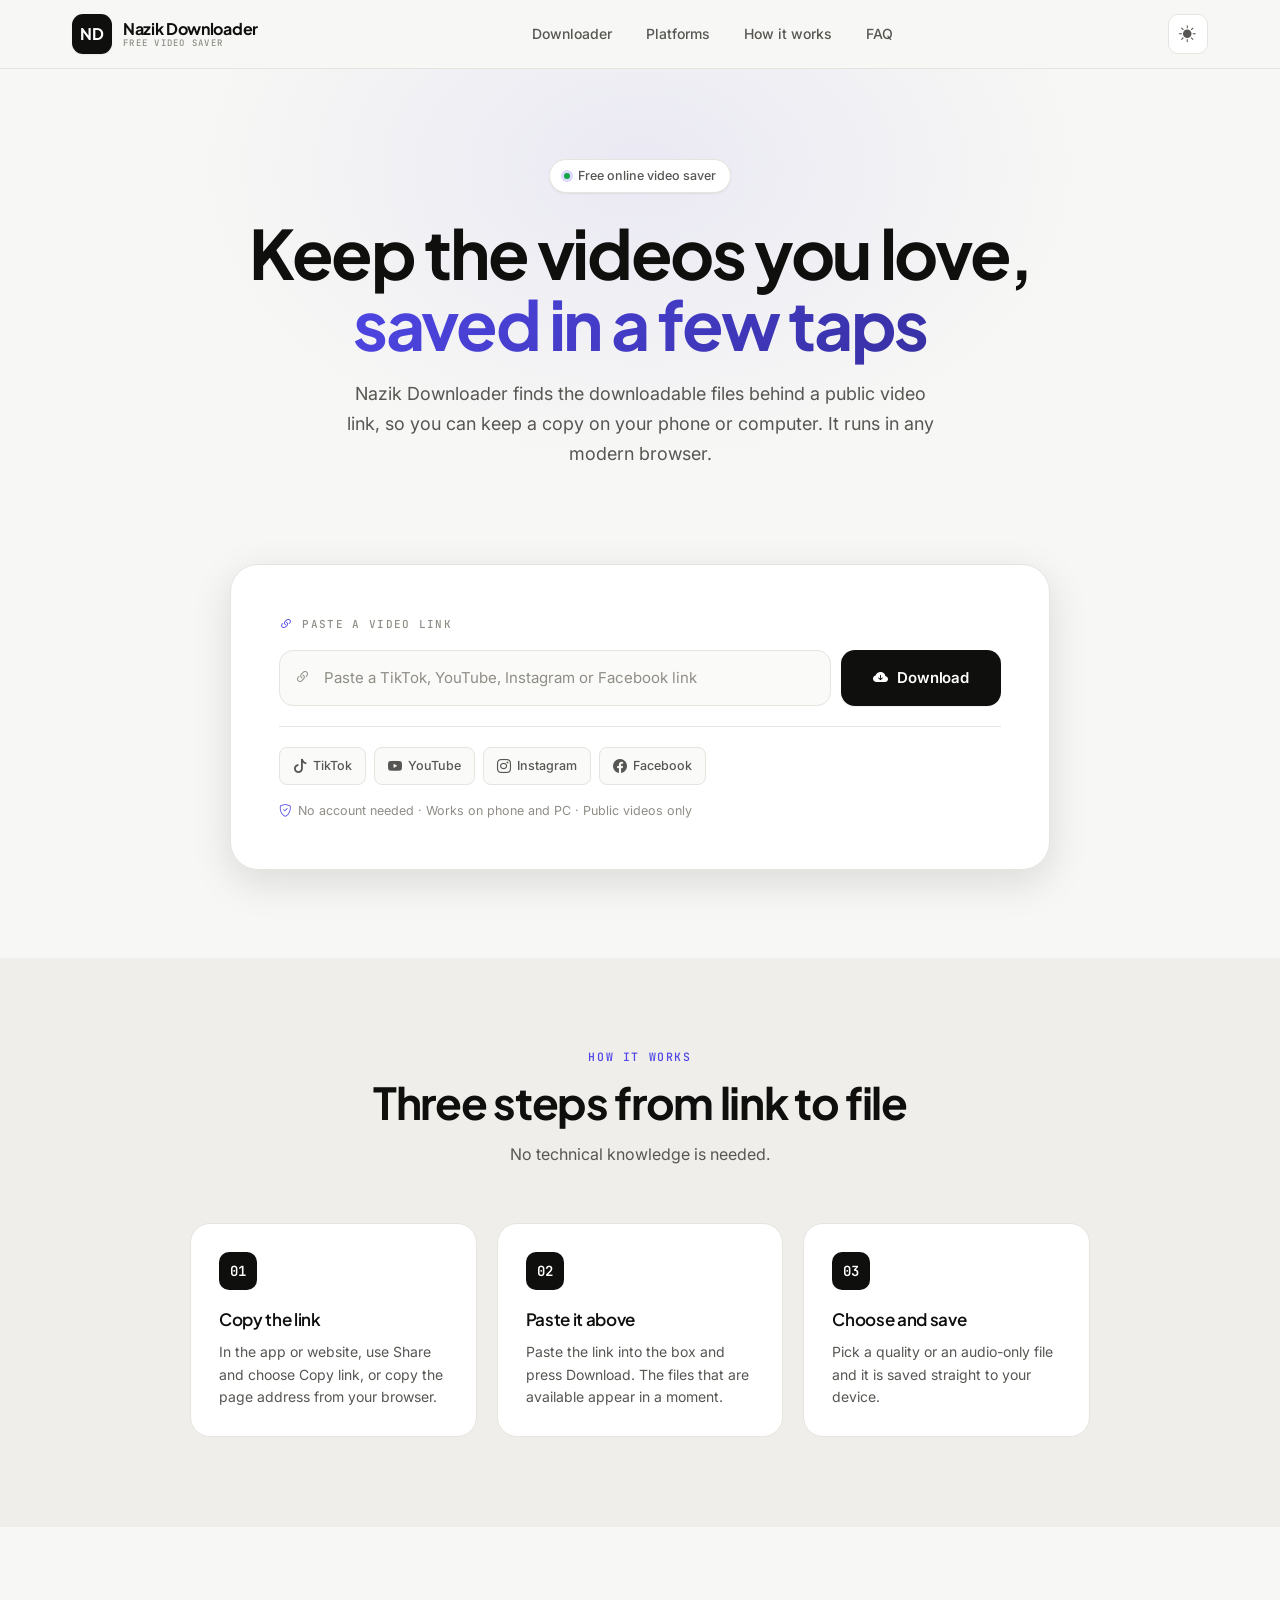
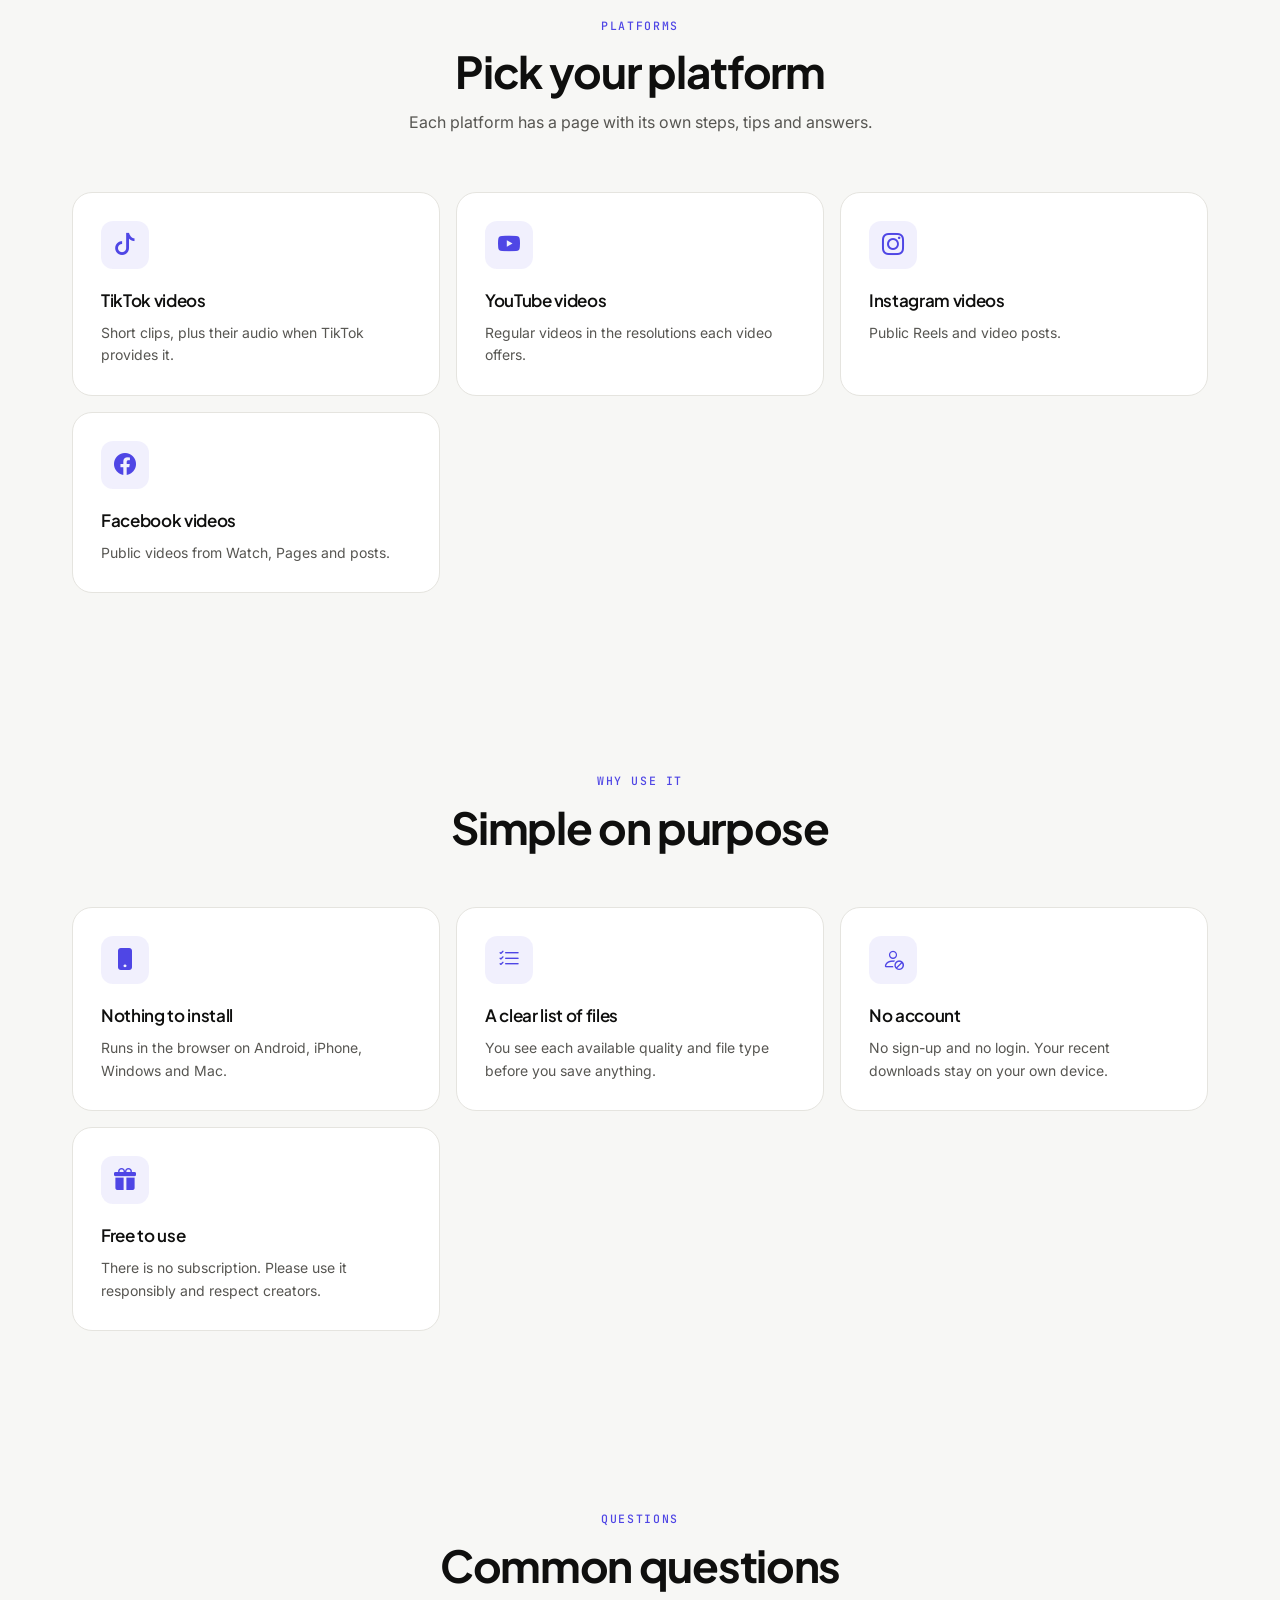
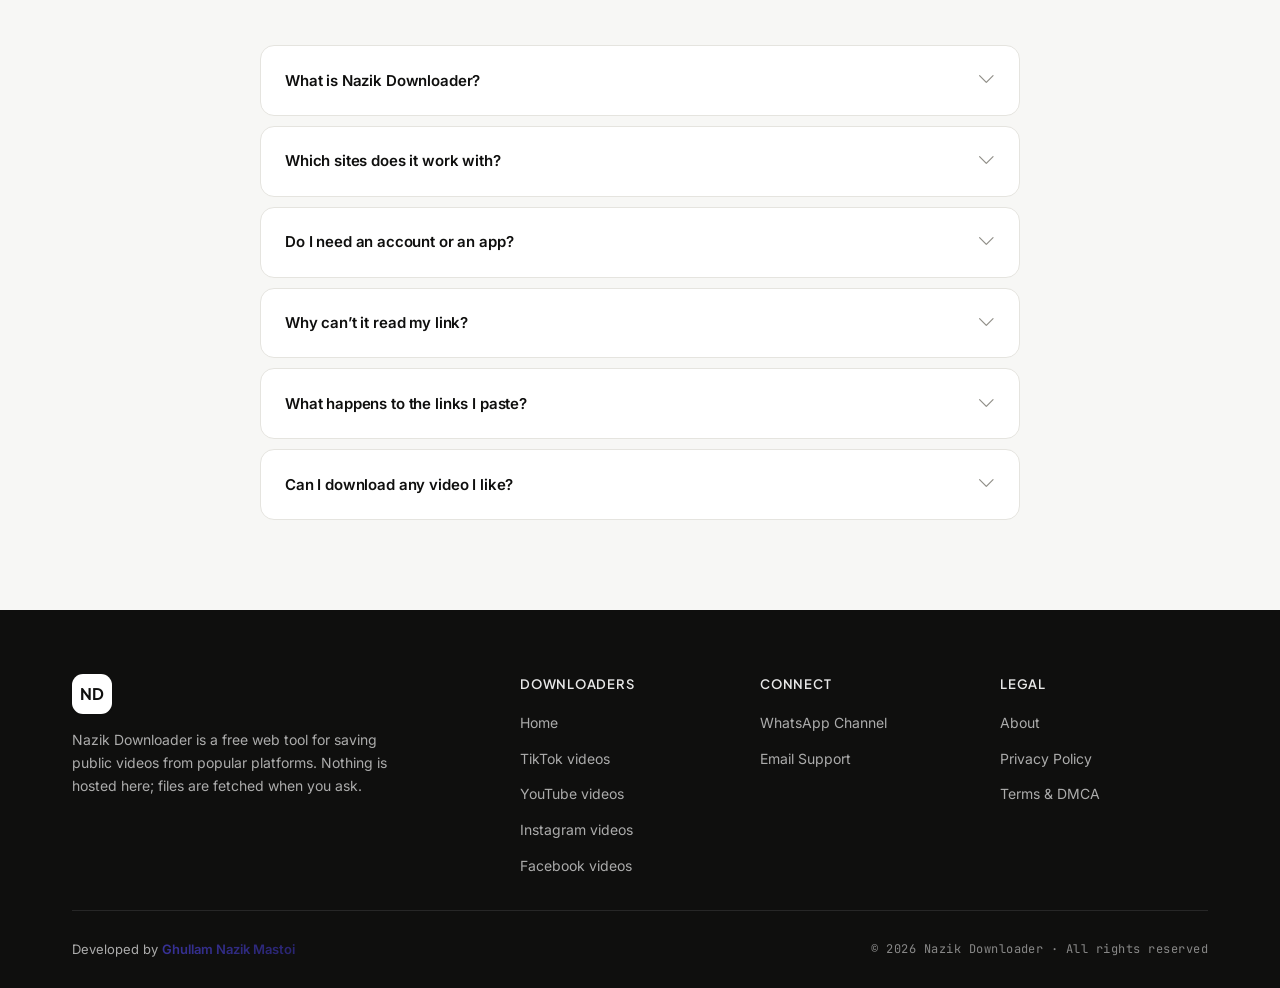
<file: index.html>
<!DOCTYPE html>
<html lang="en">
<head>
<meta charset="UTF-8">
<meta name="viewport" content="width=device-width, initial-scale=1, viewport-fit=cover">
<meta name="theme-color" content="#0b0b14">
<meta name="mobile-web-app-capable" content="yes">
<meta name="apple-mobile-web-app-capable" content="yes">
<meta name="apple-mobile-web-app-title" content="Nazik Downloader">
<title>Nazik Downloader — Save Videos from TikTok, YouTube &amp; More</title>
<meta name="google-site-verification" content="Cp7En-USsLJPQQE21r7tekTa9-CQ9Ztwb2XNeCn3HLY" />
<meta name="description" content="Nazik Downloader is a free online tool for saving public videos from TikTok, YouTube, Instagram and Facebook. Paste a link, pick a format and download.">
<meta name="author" content="Ghullam Nazik Mastoi">
<meta name="robots" content="index, follow, max-image-preview:large">
<link rel="canonical" href="https://nazik-downloader.pages.dev/">
<meta property="og:type" content="website">
<meta property="og:site_name" content="Nazik Downloader">
<meta property="og:title" content="Nazik Downloader — Save Videos from TikTok, YouTube &amp; More">
<meta property="og:description" content="Nazik Downloader is a free online tool for saving public videos from TikTok, YouTube, Instagram and Facebook. Paste a link, pick a format and download.">
<meta property="og:url" content="https://nazik-downloader.pages.dev/">
<meta property="og:image" content="https://nazik-downloader.pages.dev/og-image.png">
<meta property="og:image:width" content="1200">
<meta property="og:image:height" content="630">
<meta name="twitter:card" content="summary_large_image">
<meta name="twitter:title" content="Nazik Downloader — Save Videos from TikTok, YouTube &amp; More">
<meta name="twitter:description" content="Nazik Downloader is a free online tool for saving public videos from TikTok, YouTube, Instagram and Facebook. Paste a link, pick a format and download.">
<meta name="twitter:image" content="https://nazik-downloader.pages.dev/og-image.png">
<link rel="preconnect" href="https://fonts.googleapis.com">
<link rel="preconnect" href="https://fonts.gstatic.com" crossorigin>
<link href="https://fonts.googleapis.com/css2?family=Inter:wght@400;500;600;700&family=Plus+Jakarta+Sans:wght@500;600;700;800&family=JetBrains+Mono:wght@400;500&display=swap" rel="stylesheet">
<link rel="stylesheet" href="https://cdn.jsdelivr.net/npm/bootstrap-icons@1.11.3/font/bootstrap-icons.min.css">
<link rel="icon" type="image/svg+xml" href="/favicon.svg">
<link rel="apple-touch-icon" href="/apple-touch-icon.png">
<script>try{var t=localStorage.getItem('nzk_theme')||(window.matchMedia('(prefers-color-scheme: dark)').matches?'dark':'light');document.documentElement.setAttribute('data-theme',t)}catch(e){}</script>
<script type="application/ld+json">
[
 {
  "@context": "https://schema.org",
  "@type": "WebSite",
  "name": "Nazik Downloader",
  "url": "https://nazik-downloader.pages.dev/",
  "description": "Nazik Downloader is a free online tool for saving public videos from TikTok, YouTube, Instagram and Facebook. Paste a link, pick a format and download.",
  "inLanguage": "en",
  "publisher": {
   "@type": "Person",
   "name": "Ghullam Nazik Mastoi"
  }
 },
 {
  "@context": "https://schema.org",
  "@type": "FAQPage",
  "mainEntity": [
   {
    "@type": "Question",
    "name": "What is Nazik Downloader?",
    "acceptedAnswer": {
     "@type": "Answer",
     "text": "It is a free web tool. You give it the link of a public video and it shows the files you can save, such as different qualities or an audio-only version. It does not host any videos itself."
    }
   },
   {
    "@type": "Question",
    "name": "Which sites does it work with?",
    "acceptedAnswer": {
     "@type": "Answer",
     "text": "TikTok, YouTube, Instagram and Facebook each have their own page here. Links from some other popular video sites may also work. If the tool cannot read a link, it tells you."
    }
   },
   {
    "@type": "Question",
    "name": "Do I need an account or an app?",
    "acceptedAnswer": {
     "@type": "Answer",
     "text": "No. Open the page in your browser, paste a link and download. There is nothing to install and nothing to sign up for."
    }
   },
   {
    "@type": "Question",
    "name": "Why can’t it read my link?",
    "acceptedAnswer": {
     "@type": "Answer",
     "text": "The video is probably private, deleted, age-restricted or limited to certain regions, or the link was cut off. Copy it again from the Share menu and try once more."
    }
   },
   {
    "@type": "Question",
    "name": "What happens to the links I paste?",
    "acceptedAnswer": {
     "@type": "Answer",
     "text": "They are sent to a third-party processing service that looks up the media files. Your recent-downloads list stays in your own browser and you can clear it at any time. The Privacy Policy has the details."
    }
   },
   {
    "@type": "Question",
    "name": "Can I download any video I like?",
    "acceptedAnswer": {
     "@type": "Answer",
     "text": "Only content you own or have permission to save. Platform rules and copyright still apply to you. See the Terms page for more."
    }
   }
  ]
 }
]
</script>
<link rel="stylesheet" href="/style.css">
</head>
<body>

<!-- ============ HEADER ============ -->
<header class="header">
  <div class="container header-inner">
    <div class="brand" role="link" tabindex="0" onclick="window.scrollTo({top:0,behavior:'smooth'})">
      <div class="brand-mark">ND</div>
      <div class="brand-text">
        <div class="brand-name">Nazik Downloader</div>
        <div class="brand-tag">Free video saver</div>
      </div>
    </div>

    <nav class="nav-links">
      <a class="nav-link" href="#downloader" onclick="event.preventDefault();scrollToId('downloader')">Downloader</a>
      <a class="nav-link" href="#platforms" onclick="event.preventDefault();scrollToId('platforms')">Platforms</a>
      <a class="nav-link" href="#how" onclick="event.preventDefault();scrollToId('how')">How it works</a>
      <a class="nav-link" href="#faq" onclick="event.preventDefault();scrollToId('faq')">FAQ</a>
    </nav>

    <div class="header-actions">
      <button class="icon-btn theme-toggle" id="themeBtn" aria-label="Toggle theme" type="button">
        <i class="bi bi-sun-fill icon-sun"></i>
        <i class="bi bi-moon-stars-fill icon-moon"></i>
      </button>
      <button class="icon-btn mobile-menu-btn" id="menuBtn" aria-label="Menu" type="button">
        <i class="bi bi-list" id="menuIcon"></i>
      </button>
    </div>
  </div>
</header>

<div class="mobile-nav" id="mobileNav">
  <a href="#downloader" onclick="event.preventDefault();scrollToId('downloader')">Downloader <i class="bi bi-arrow-right"></i></a>
  <a href="#platforms" onclick="event.preventDefault();scrollToId('platforms')">Platforms <i class="bi bi-arrow-right"></i></a>
  <a href="#how" onclick="event.preventDefault();scrollToId('how')">How it works <i class="bi bi-arrow-right"></i></a>
  <a href="#faq" onclick="event.preventDefault();scrollToId('faq')">FAQ <i class="bi bi-arrow-right"></i></a>
  <a href="https://whatsapp.com/channel/0029VbDLdAz5K3zUnAgCuv2S" target="_blank" rel="noopener">WhatsApp Channel <i class="bi bi-box-arrow-up-right"></i></a>
</div>

<main>

<!-- ============ HERO ============ -->
<section class="hero">
  <div class="container">
    <div class="hero-content">
      <div class="hero-badge">
        <span class="dot"></span>
        Free online video saver
      </div>
      <h1>
        Keep the videos you love,<br>
        <span class="gradient">saved in a few taps</span>
      </h1>
      <p>
        Nazik Downloader finds the downloadable files behind a public video link, so you can keep a copy on your phone or computer. It runs in any modern browser.
      </p>
    </div>
  </div>
</section>

<!-- ============ DOWNLOADER ============ -->
<section class="downloader-section" id="downloader">
  <div class="container">
    <div class="dl-card">
      <div class="dl-label">
        <i class="bi bi-link-45deg"></i>
        Paste a video link
      </div>

      <form id="download-form" novalidate>
        <div class="dl-input-group">
          <div class="dl-input-wrap">
            <i class="bi bi-link-45deg"></i>
            <input
              type="url"
              inputmode="url"
              aria-label="Video link"
              id="media-url"
              class="dl-input"
              placeholder="Paste a TikTok, YouTube, Instagram or Facebook link"
              autocomplete="off"
              required
            >
          </div>
          <button type="submit" id="main-download-btn" class="dl-btn">
            <i class="bi bi-cloud-arrow-down-fill"></i>
            <span class="btn-text">Download</span>
          </button>
        </div>
      </form>

      <div class="platforms">
        <a class="platform-chip" href="/download-tiktok-video"><i class="bi bi-tiktok"></i> TikTok</a>
        <a class="platform-chip" href="/download-youtube-video"><i class="bi bi-youtube"></i> YouTube</a>
        <a class="platform-chip" href="/download-instagram-reels"><i class="bi bi-instagram"></i> Instagram</a>
        <a class="platform-chip" href="/download-facebook-video"><i class="bi bi-facebook"></i> Facebook</a>
      </div>

      <div class="dl-hint">
        <i class="bi bi-shield-check"></i>
        No account needed · Works on phone and PC · Public videos only
      </div>
    </div>
  </div>
</section>

<!-- ============ RESULTS ============ -->
<section class="results-section hidden" id="results-section"></section>

<!-- ============ RECENT ============ -->
<section class="recent-section hidden" id="recent-section"></section>

<!-- ============ HOW IT WORKS ============ -->
<section class="how" id="how">
  <div class="container">
    <div class="section-head">
      <div class="section-eyebrow">How it works</div>
      <h2 class="section-title">Three steps from link to file</h2>
      <p class="section-sub">No technical knowledge is needed.</p>
    </div>

    <div class="steps">
      <div class="step">
        <div class="step-num">01</div>
        <h3>Copy the link</h3>
        <p>In the app or website, use Share and choose Copy link, or copy the page address from your browser.</p>
      </div>

      <div class="step">
        <div class="step-num">02</div>
        <h3>Paste it above</h3>
        <p>Paste the link into the box and press Download. The files that are available appear in a moment.</p>
      </div>

      <div class="step">
        <div class="step-num">03</div>
        <h3>Choose and save</h3>
        <p>Pick a quality or an audio-only file and it is saved straight to your device.</p>
      </div>
    </div>
  </div>
</section>

<!-- ============ PLATFORMS ============ -->
<section class="features" id="platforms">
  <div class="container">
    <div class="section-head">
      <div class="section-eyebrow">Platforms</div>
      <h2 class="section-title">Pick your platform</h2>
      <p class="section-sub">Each platform has a page with its own steps, tips and answers.</p>
    </div>

    <div class="features-grid">
      <a class="feature" href="/download-tiktok-video">
        <div class="feature-icon"><i class="bi bi-tiktok"></i></div>
        <h3>TikTok videos</h3>
        <p>Short clips, plus their audio when TikTok provides it.</p>
      </a>
      <a class="feature" href="/download-youtube-video">
        <div class="feature-icon"><i class="bi bi-youtube"></i></div>
        <h3>YouTube videos</h3>
        <p>Regular videos in the resolutions each video offers.</p>
      </a>
      <a class="feature" href="/download-instagram-reels">
        <div class="feature-icon"><i class="bi bi-instagram"></i></div>
        <h3>Instagram videos</h3>
        <p>Public Reels and video posts.</p>
      </a>
      <a class="feature" href="/download-facebook-video">
        <div class="feature-icon"><i class="bi bi-facebook"></i></div>
        <h3>Facebook videos</h3>
        <p>Public videos from Watch, Pages and posts.</p>
      </a>
    </div>
  </div>
</section>

<!-- ============ WHY ============ -->
<section class="features" id="why">
  <div class="container">
    <div class="section-head">
      <div class="section-eyebrow">Why use it</div>
      <h2 class="section-title">Simple on purpose</h2>
    </div>

    <div class="features-grid">
      <div class="feature">
        <div class="feature-icon"><i class="bi bi-phone-fill"></i></div>
        <h3>Nothing to install</h3>
        <p>Runs in the browser on Android, iPhone, Windows and Mac.</p>
      </div>
      <div class="feature">
        <div class="feature-icon"><i class="bi bi-list-check"></i></div>
        <h3>A clear list of files</h3>
        <p>You see each available quality and file type before you save anything.</p>
      </div>
      <div class="feature">
        <div class="feature-icon"><i class="bi bi-person-slash"></i></div>
        <h3>No account</h3>
        <p>No sign-up and no login. Your recent downloads stay on your own device.</p>
      </div>
      <div class="feature">
        <div class="feature-icon"><i class="bi bi-gift-fill"></i></div>
        <h3>Free to use</h3>
        <p>There is no subscription. Please use it responsibly and respect creators.</p>
      </div>
    </div>
  </div>
</section>

<!-- ============ FAQ ============ -->
<section class="faq" id="faq">
  <div class="container">
    <div class="section-head">
      <div class="section-eyebrow">Questions</div>
      <h2 class="section-title">Common questions</h2>
    </div>

    <div class="faq-list">
      <details class="faq-item">
        <summary class="faq-q">What is Nazik Downloader?<i class="bi bi-chevron-down"></i></summary>
        <div class="faq-a">It is a free web tool. You give it the link of a public video and it shows the files you can save, such as different qualities or an audio-only version. It does not host any videos itself.</div>
      </details>
      <details class="faq-item">
        <summary class="faq-q">Which sites does it work with?<i class="bi bi-chevron-down"></i></summary>
        <div class="faq-a">TikTok, YouTube, Instagram and Facebook each have their own page here. Links from some other popular video sites may also work. If the tool cannot read a link, it tells you.</div>
      </details>
      <details class="faq-item">
        <summary class="faq-q">Do I need an account or an app?<i class="bi bi-chevron-down"></i></summary>
        <div class="faq-a">No. Open the page in your browser, paste a link and download. There is nothing to install and nothing to sign up for.</div>
      </details>
      <details class="faq-item">
        <summary class="faq-q">Why can’t it read my link?<i class="bi bi-chevron-down"></i></summary>
        <div class="faq-a">The video is probably private, deleted, age-restricted or limited to certain regions, or the link was cut off. Copy it again from the Share menu and try once more.</div>
      </details>
      <details class="faq-item">
        <summary class="faq-q">What happens to the links I paste?<i class="bi bi-chevron-down"></i></summary>
        <div class="faq-a">They are sent to a third-party processing service that looks up the media files. Your recent-downloads list stays in your own browser and you can clear it at any time. The Privacy Policy has the details.</div>
      </details>
      <details class="faq-item">
        <summary class="faq-q">Can I download any video I like?<i class="bi bi-chevron-down"></i></summary>
        <div class="faq-a">Only content you own or have permission to save. Platform rules and copyright still apply to you. See the Terms page for more.</div>
      </details>
    </div>
  </div>
</section>

</main>

<!-- ============ FOOTER ============ -->
<footer class="footer">
  <div class="container">
    <div class="footer-top">
      <div class="footer-brand">
        <div class="brand-mark">ND</div>
        <p>Nazik Downloader is a free web tool for saving public videos from popular platforms. Nothing is hosted here; files are fetched when you ask.</p>
      </div>

      <div class="footer-col">
        <h4>Downloaders</h4>
        <ul>
          <li><a href="/">Home</a></li>
          <li><a href="/download-tiktok-video">TikTok videos</a></li>
          <li><a href="/download-youtube-video">YouTube videos</a></li>
          <li><a href="/download-instagram-reels">Instagram videos</a></li>
          <li><a href="/download-facebook-video">Facebook videos</a></li>
        </ul>
      </div>

      <div class="footer-col">
        <h4>Connect</h4>
        <ul>
          <li><a href="https://whatsapp.com/channel/0029VbDLdAz5K3zUnAgCuv2S" target="_blank" rel="noopener">WhatsApp Channel</a></li>
          <li><a href="mailto:mastoibaloch1133@gmail.com">Email Support</a></li>
        </ul>
      </div>

      <div class="footer-col">
        <h4>Legal</h4>
        <ul>
          <li><a href="/about/">About</a></li>
          <li><a href="/privacy/">Privacy Policy</a></li>
          <li><a href="/terms/">Terms &amp; DMCA</a></li>
        </ul>
      </div>
    </div>

    <div class="footer-bottom">
      <div class="footer-dev">
        Developed by <strong>Ghullam Nazik Mastoi</strong>
      </div>
      <div class="footer-copy">© <span id="year"></span> Nazik Downloader · All rights reserved</div>
    </div>
  </div>
</footer>

<!-- ============ TOAST ============ -->
<div id="toast" class="toast" role="status" aria-live="polite"></div>

<script src="/app.js" defer></script>

</body>
</html>
</file>
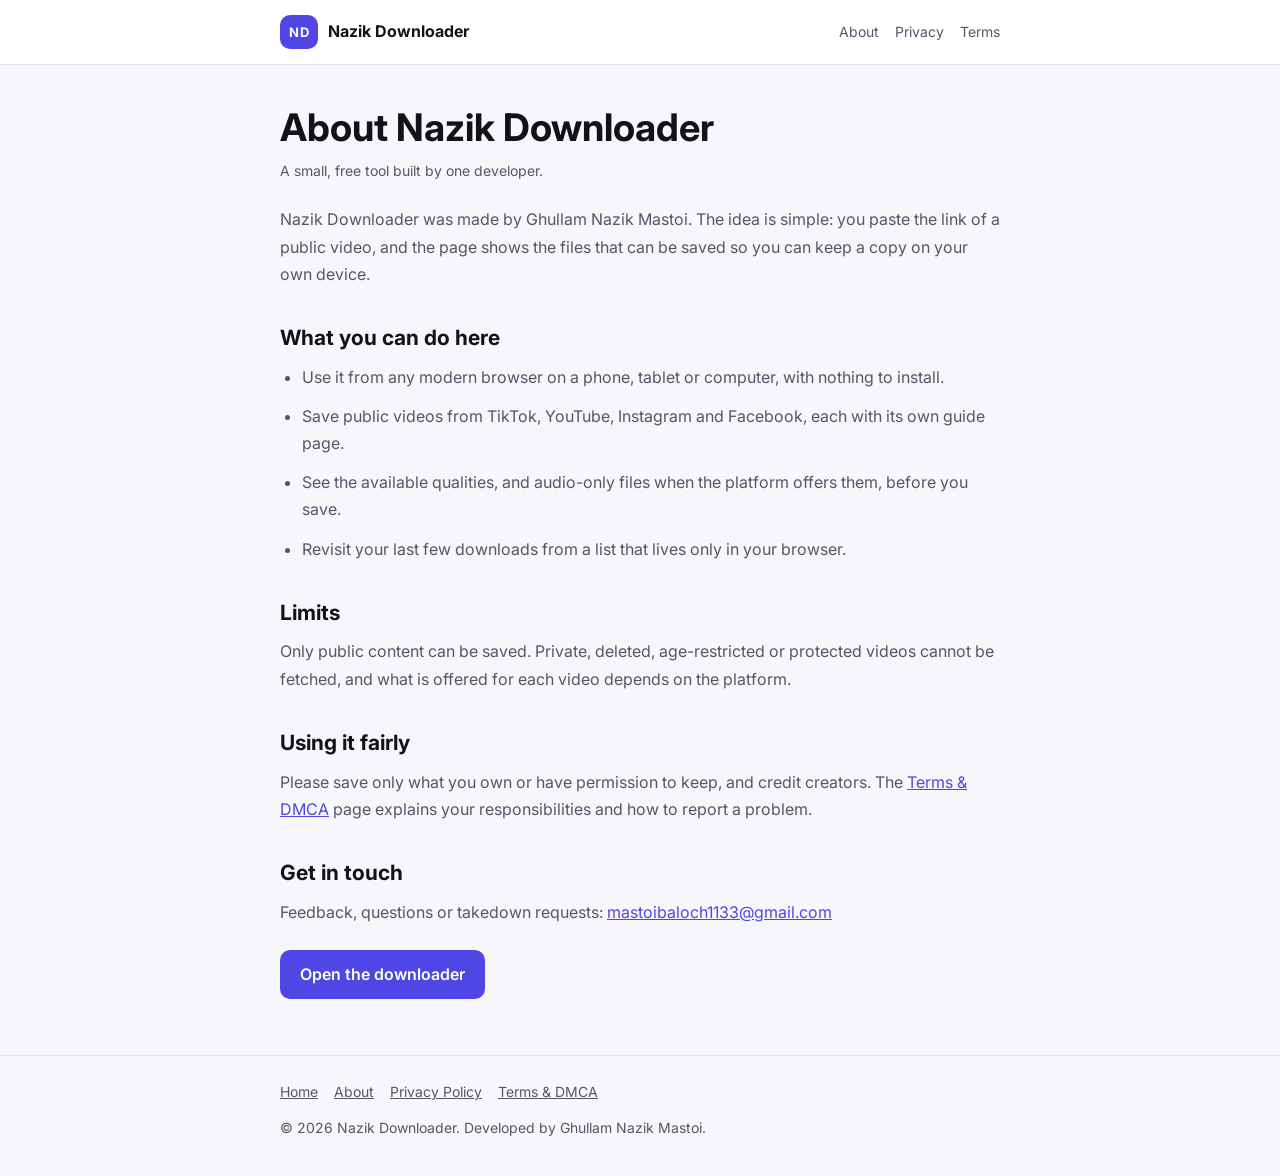
<file: about/index.html>
<!DOCTYPE html>
<html lang="en">
<head>
<meta charset="UTF-8">
<meta name="viewport" content="width=device-width, initial-scale=1, viewport-fit=cover">
<meta name="theme-color" content="#0b0b14">
<meta name="mobile-web-app-capable" content="yes">
<meta name="apple-mobile-web-app-capable" content="yes">
<meta name="apple-mobile-web-app-title" content="Nazik Downloader">
<title>About Nazik Downloader</title>
<meta name="description" content="About Nazik Downloader: who built it, what it does and what it does not do. A free tool for saving public videos from popular platforms.">
<meta name="author" content="Ghullam Nazik Mastoi">
<meta name="robots" content="index, follow, max-image-preview:large">
<link rel="canonical" href="https://nazik-downloader.pages.dev/about/">
<meta property="og:type" content="website">
<meta property="og:site_name" content="Nazik Downloader">
<meta property="og:title" content="About Nazik Downloader">
<meta property="og:description" content="About Nazik Downloader: who built it, what it does and what it does not do. A free tool for saving public videos from popular platforms.">
<meta property="og:url" content="https://nazik-downloader.pages.dev/about/">
<meta property="og:image" content="https://nazik-downloader.pages.dev/og-image.png">
<meta property="og:image:width" content="1200">
<meta property="og:image:height" content="630">
<meta name="twitter:card" content="summary_large_image">
<meta name="twitter:title" content="About Nazik Downloader">
<meta name="twitter:description" content="About Nazik Downloader: who built it, what it does and what it does not do. A free tool for saving public videos from popular platforms.">
<meta name="twitter:image" content="https://nazik-downloader.pages.dev/og-image.png">
<link rel="preconnect" href="https://fonts.googleapis.com">
<link rel="preconnect" href="https://fonts.gstatic.com" crossorigin>
<link href="https://fonts.googleapis.com/css2?family=Inter:wght@400;500;600;700&family=Plus+Jakarta+Sans:wght@500;600;700;800&family=JetBrains+Mono:wght@400;500&display=swap" rel="stylesheet">
<link rel="stylesheet" href="https://cdn.jsdelivr.net/npm/bootstrap-icons@1.11.3/font/bootstrap-icons.min.css">
<link rel="icon" type="image/svg+xml" href="/favicon.svg">
<link rel="apple-touch-icon" href="/apple-touch-icon.png">
<script>try{var t=localStorage.getItem('nzk_theme')||(window.matchMedia('(prefers-color-scheme: dark)').matches?'dark':'light');document.documentElement.setAttribute('data-theme',t)}catch(e){}</script>

<style>
*,*::before,*::after{margin:0;padding:0;box-sizing:border-box}
:root{--bg:#f7f7fb;--surface:#fff;--border:#e4e4ee;--text:#12121c;--text-2:#55556a;--accent:#4f46e5}
@media(prefers-color-scheme:dark){:root{--bg:#0b0b14;--surface:#15151f;--border:#26263a;--text:#f3f3f8;--text-2:#a6a6bb;--accent:#818cf8}}
html{-webkit-text-size-adjust:100%}
body{font-family:'Inter',-apple-system,BlinkMacSystemFont,'Segoe UI',Roboto,sans-serif;background:var(--bg);color:var(--text);line-height:1.7;padding:env(safe-area-inset-top) 0 env(safe-area-inset-bottom)}
a{color:var(--accent)}
header{border-bottom:1px solid var(--border);background:var(--surface)}
.wrap{max-width:760px;margin:0 auto;padding:0 20px}
header .wrap{display:flex;align-items:center;justify-content:space-between;height:64px}
.logo{display:flex;align-items:center;gap:10px;color:var(--text);text-decoration:none;font-weight:700}
.mark{background:var(--accent);color:#fff;border-radius:10px;padding:6px 9px;font-size:13px;letter-spacing:.5px}
nav a{color:var(--text-2);text-decoration:none;font-size:14px;margin-left:16px}
nav a:hover{color:var(--text)}
main{padding:40px 0 56px}
h1{font-size:clamp(28px,5vw,38px);line-height:1.2;margin-bottom:8px}
h2{font-size:21px;margin:32px 0 8px}
p,li{color:var(--text-2);margin-bottom:12px}
ul{padding-left:22px}
.meta{font-size:14px;color:var(--text-2);margin-bottom:24px}
.btn{display:inline-block;background:var(--accent);color:#fff;padding:11px 20px;border-radius:10px;text-decoration:none;font-weight:600;margin-top:12px}
footer{border-top:1px solid var(--border);padding:24px 0;font-size:14px;color:var(--text-2)}
footer a{color:var(--text-2);margin-right:16px}
</style>
</head>
<body>
<header>
  <div class="wrap">
    <a class="logo" href="/"><span class="mark">ND</span><span>Nazik Downloader</span></a>
    <nav><a href="/about/">About</a><a href="/privacy/">Privacy</a><a href="/terms/">Terms</a></nav>
  </div>
</header>
<main>
  <div class="wrap">
    <h1>About Nazik Downloader</h1>
    <p class="meta">A small, free tool built by one developer.</p>
    <p>Nazik Downloader was made by Ghullam Nazik Mastoi. The idea is simple: you paste the link of a public video, and the page shows the files that can be saved so you can keep a copy on your own device.</p>
    <h2>What you can do here</h2>
    <ul>
      <li>Use it from any modern browser on a phone, tablet or computer, with nothing to install.</li>
      <li>Save public videos from TikTok, YouTube, Instagram and Facebook, each with its own guide page.</li>
      <li>See the available qualities, and audio-only files when the platform offers them, before you save.</li>
      <li>Revisit your last few downloads from a list that lives only in your browser.</li>
    </ul>
    <h2>Limits</h2>
    <p>Only public content can be saved. Private, deleted, age-restricted or protected videos cannot be fetched, and what is offered for each video depends on the platform.</p>
    <h2>Using it fairly</h2>
    <p>Please save only what you own or have permission to keep, and credit creators. The <a href="/terms/">Terms &amp; DMCA</a> page explains your responsibilities and how to report a problem.</p>
    <h2>Get in touch</h2>
    <p>Feedback, questions or takedown requests: <a href="mailto:mastoibaloch1133@gmail.com">mastoibaloch1133@gmail.com</a></p>
    <a class="btn" href="/">Open the downloader</a>
  </div>
</main>
<footer>
  <div class="wrap">
    <a href="/">Home</a><a href="/about/">About</a><a href="/privacy/">Privacy Policy</a><a href="/terms/">Terms &amp; DMCA</a>
    <p style="margin-top:12px">&copy; 2026 Nazik Downloader. Developed by Ghullam Nazik Mastoi.</p>
  </div>
</footer>
</body>
  </html>
</file>
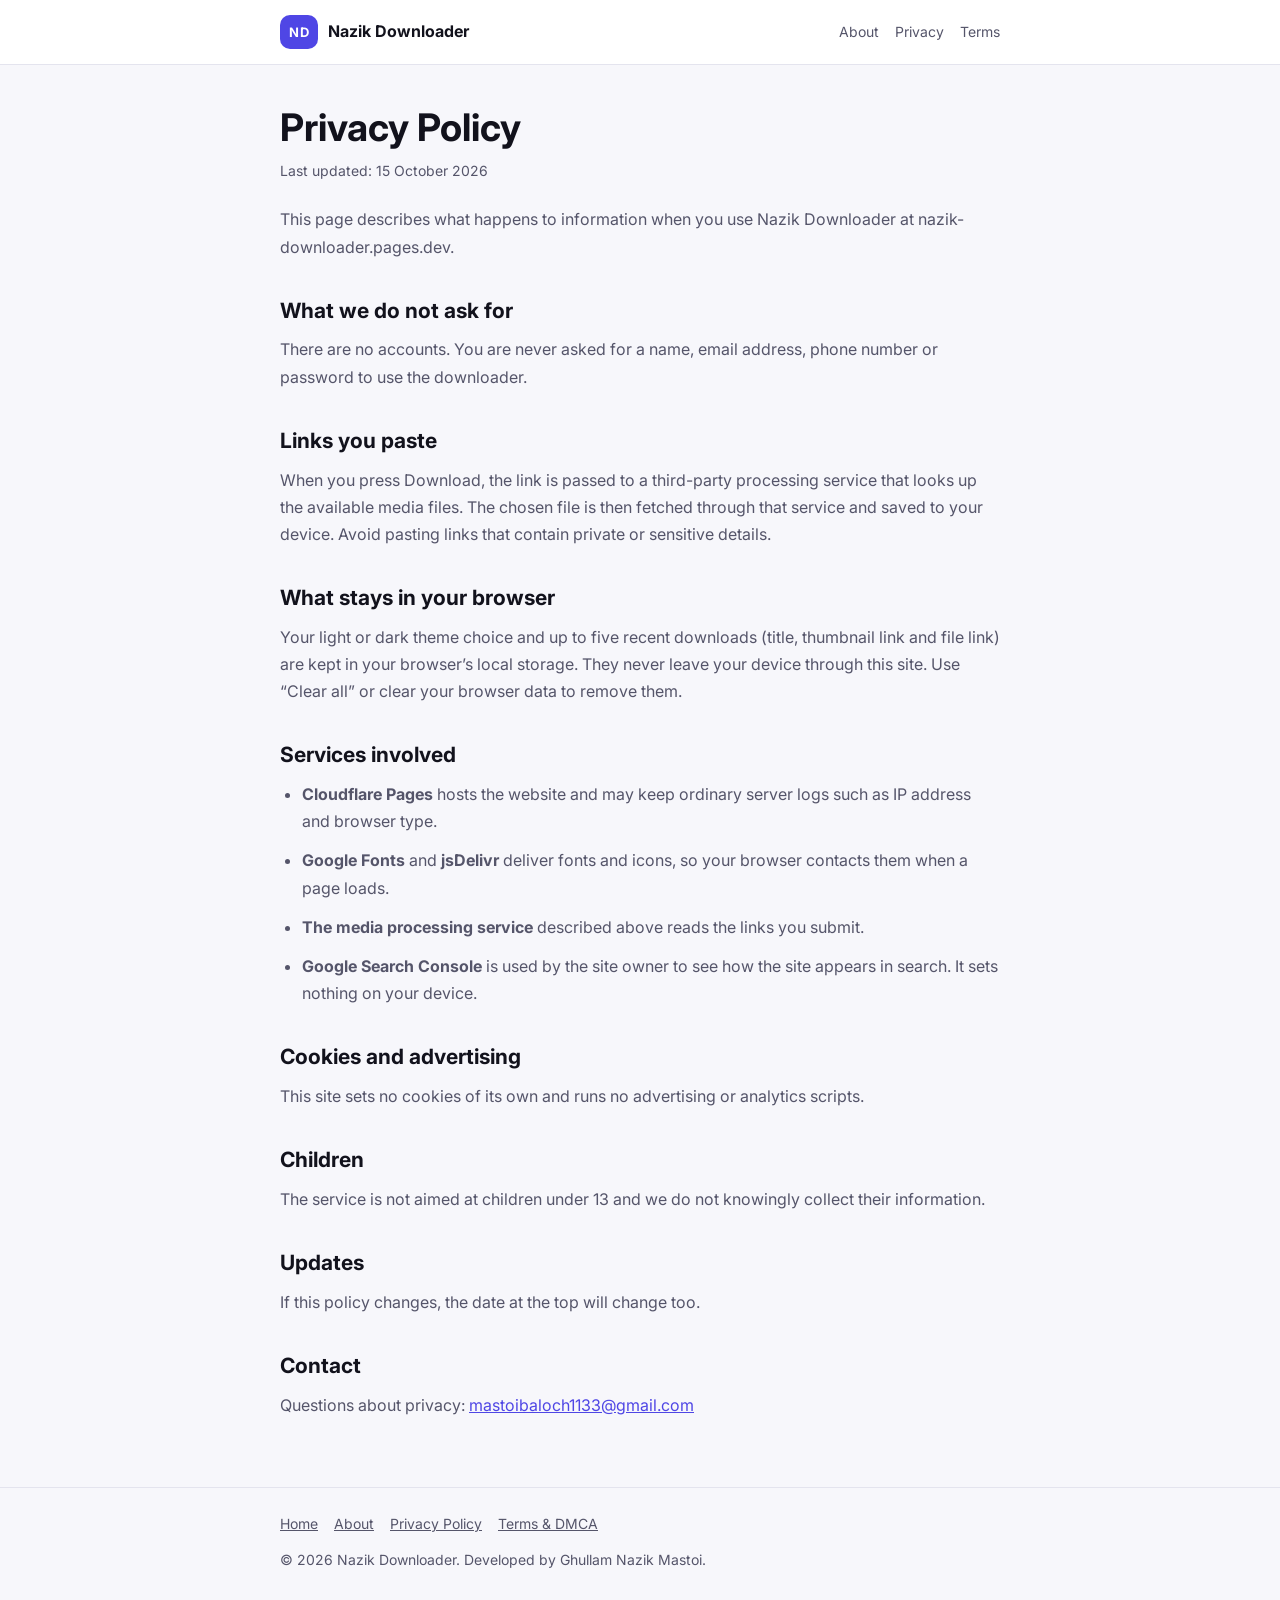
<file: privacy/index.html>
<!DOCTYPE html>
<html lang="en">
<head>
<meta charset="UTF-8">
<meta name="viewport" content="width=device-width, initial-scale=1, viewport-fit=cover">
<meta name="theme-color" content="#0b0b14">
<meta name="mobile-web-app-capable" content="yes">
<meta name="apple-mobile-web-app-capable" content="yes">
<meta name="apple-mobile-web-app-title" content="Nazik Downloader">
<title>Privacy Policy — Nazik Downloader</title>
<meta name="description" content="How Nazik Downloader handles information: no accounts, no personal details collected, and a recent-downloads list kept only in your browser.">
<meta name="author" content="Ghullam Nazik Mastoi">
<meta name="robots" content="index, follow, max-image-preview:large">
<link rel="canonical" href="https://nazik-downloader.pages.dev/privacy/">
<meta property="og:type" content="website">
<meta property="og:site_name" content="Nazik Downloader">
<meta property="og:title" content="Privacy Policy — Nazik Downloader">
<meta property="og:description" content="How Nazik Downloader handles information: no accounts, no personal details collected, and a recent-downloads list kept only in your browser.">
<meta property="og:url" content="https://nazik-downloader.pages.dev/privacy/">
<meta property="og:image" content="https://nazik-downloader.pages.dev/og-image.png">
<meta property="og:image:width" content="1200">
<meta property="og:image:height" content="630">
<meta name="twitter:card" content="summary_large_image">
<meta name="twitter:title" content="Privacy Policy — Nazik Downloader">
<meta name="twitter:description" content="How Nazik Downloader handles information: no accounts, no personal details collected, and a recent-downloads list kept only in your browser.">
<meta name="twitter:image" content="https://nazik-downloader.pages.dev/og-image.png">
<link rel="preconnect" href="https://fonts.googleapis.com">
<link rel="preconnect" href="https://fonts.gstatic.com" crossorigin>
<link href="https://fonts.googleapis.com/css2?family=Inter:wght@400;500;600;700&family=Plus+Jakarta+Sans:wght@500;600;700;800&family=JetBrains+Mono:wght@400;500&display=swap" rel="stylesheet">
<link rel="stylesheet" href="https://cdn.jsdelivr.net/npm/bootstrap-icons@1.11.3/font/bootstrap-icons.min.css">
<link rel="icon" type="image/svg+xml" href="/favicon.svg">
<link rel="apple-touch-icon" href="/apple-touch-icon.png">
<script>try{var t=localStorage.getItem('nzk_theme')||(window.matchMedia('(prefers-color-scheme: dark)').matches?'dark':'light');document.documentElement.setAttribute('data-theme',t)}catch(e){}</script>

<style>
*,*::before,*::after{margin:0;padding:0;box-sizing:border-box}
:root{--bg:#f7f7fb;--surface:#fff;--border:#e4e4ee;--text:#12121c;--text-2:#55556a;--accent:#4f46e5}
@media(prefers-color-scheme:dark){:root{--bg:#0b0b14;--surface:#15151f;--border:#26263a;--text:#f3f3f8;--text-2:#a6a6bb;--accent:#818cf8}}
html{-webkit-text-size-adjust:100%}
body{font-family:'Inter',-apple-system,BlinkMacSystemFont,'Segoe UI',Roboto,sans-serif;background:var(--bg);color:var(--text);line-height:1.7;padding:env(safe-area-inset-top) 0 env(safe-area-inset-bottom)}
a{color:var(--accent)}
header{border-bottom:1px solid var(--border);background:var(--surface)}
.wrap{max-width:760px;margin:0 auto;padding:0 20px}
header .wrap{display:flex;align-items:center;justify-content:space-between;height:64px}
.logo{display:flex;align-items:center;gap:10px;color:var(--text);text-decoration:none;font-weight:700}
.mark{background:var(--accent);color:#fff;border-radius:10px;padding:6px 9px;font-size:13px;letter-spacing:.5px}
nav a{color:var(--text-2);text-decoration:none;font-size:14px;margin-left:16px}
nav a:hover{color:var(--text)}
main{padding:40px 0 56px}
h1{font-size:clamp(28px,5vw,38px);line-height:1.2;margin-bottom:8px}
h2{font-size:21px;margin:32px 0 8px}
p,li{color:var(--text-2);margin-bottom:12px}
ul{padding-left:22px}
.meta{font-size:14px;color:var(--text-2);margin-bottom:24px}
.btn{display:inline-block;background:var(--accent);color:#fff;padding:11px 20px;border-radius:10px;text-decoration:none;font-weight:600;margin-top:12px}
footer{border-top:1px solid var(--border);padding:24px 0;font-size:14px;color:var(--text-2)}
footer a{color:var(--text-2);margin-right:16px}
</style>
</head>
<body>
<header>
  <div class="wrap">
    <a class="logo" href="/"><span class="mark">ND</span><span>Nazik Downloader</span></a>
    <nav><a href="/about/">About</a><a href="/privacy/">Privacy</a><a href="/terms/">Terms</a></nav>
  </div>
</header>
<main>
  <div class="wrap">
    <h1>Privacy Policy</h1>
    <p class="meta">Last updated: 15 October 2026</p>
    <p>This page describes what happens to information when you use Nazik Downloader at nazik-downloader.pages.dev.</p>
    <h2>What we do not ask for</h2>
    <p>There are no accounts. You are never asked for a name, email address, phone number or password to use the downloader.</p>
    <h2>Links you paste</h2>
    <p>When you press Download, the link is passed to a third-party processing service that looks up the available media files. The chosen file is then fetched through that service and saved to your device. Avoid pasting links that contain private or sensitive details.</p>
    <h2>What stays in your browser</h2>
    <p>Your light or dark theme choice and up to five recent downloads (title, thumbnail link and file link) are kept in your browser&rsquo;s local storage. They never leave your device through this site. Use &ldquo;Clear all&rdquo; or clear your browser data to remove them.</p>
    <h2>Services involved</h2>
    <ul>
      <li><strong>Cloudflare Pages</strong> hosts the website and may keep ordinary server logs such as IP address and browser type.</li>
      <li><strong>Google Fonts</strong> and <strong>jsDelivr</strong> deliver fonts and icons, so your browser contacts them when a page loads.</li>
      <li><strong>The media processing service</strong> described above reads the links you submit.</li>
      <li><strong>Google Search Console</strong> is used by the site owner to see how the site appears in search. It sets nothing on your device.</li>
    </ul>
    <h2>Cookies and advertising</h2>
    <p>This site sets no cookies of its own and runs no advertising or analytics scripts.</p>
    <h2>Children</h2>
    <p>The service is not aimed at children under 13 and we do not knowingly collect their information.</p>
    <h2>Updates</h2>
    <p>If this policy changes, the date at the top will change too.</p>
    <h2>Contact</h2>
    <p>Questions about privacy: <a href="mailto:mastoibaloch1133@gmail.com">mastoibaloch1133@gmail.com</a></p>
  </div>
</main>
<footer>
  <div class="wrap">
    <a href="/">Home</a><a href="/about/">About</a><a href="/privacy/">Privacy Policy</a><a href="/terms/">Terms &amp; DMCA</a>
    <p style="margin-top:12px">&copy; 2026 Nazik Downloader. Developed by Ghullam Nazik Mastoi.</p>
  </div>
</footer>
</body>
  </html>
</file>
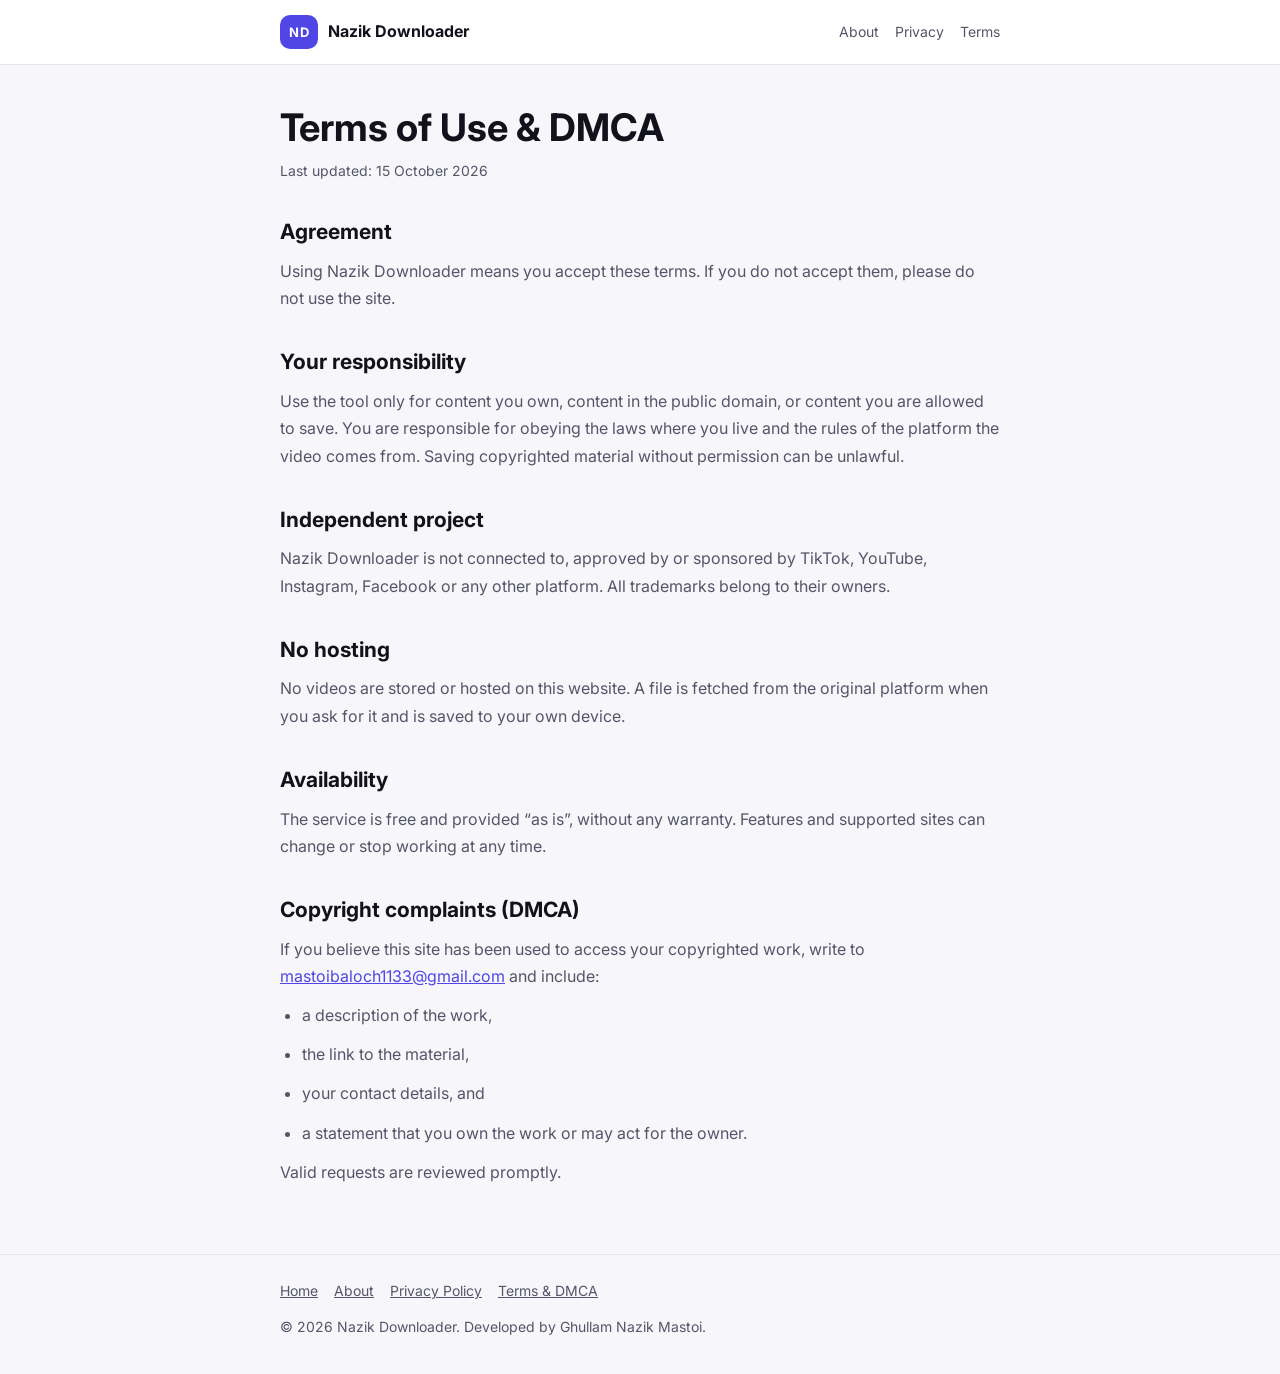
<file: terms/index.html>
<!DOCTYPE html>
<html lang="en">
<head>
<meta charset="UTF-8">
<meta name="viewport" content="width=device-width, initial-scale=1, viewport-fit=cover">
<meta name="theme-color" content="#0b0b14">
<meta name="mobile-web-app-capable" content="yes">
<meta name="apple-mobile-web-app-capable" content="yes">
<meta name="apple-mobile-web-app-title" content="Nazik Downloader">
<title>Terms of Use &amp; DMCA — Nazik Downloader</title>
<meta name="description" content="Terms for using Nazik Downloader, your responsibility for copyrighted material, and how to send a copyright (DMCA) takedown request.">
<meta name="author" content="Ghullam Nazik Mastoi">
<meta name="robots" content="index, follow, max-image-preview:large">
<link rel="canonical" href="https://nazik-downloader.pages.dev/terms/">
<meta property="og:type" content="website">
<meta property="og:site_name" content="Nazik Downloader">
<meta property="og:title" content="Terms of Use &amp; DMCA — Nazik Downloader">
<meta property="og:description" content="Terms for using Nazik Downloader, your responsibility for copyrighted material, and how to send a copyright (DMCA) takedown request.">
<meta property="og:url" content="https://nazik-downloader.pages.dev/terms/">
<meta property="og:image" content="https://nazik-downloader.pages.dev/og-image.png">
<meta property="og:image:width" content="1200">
<meta property="og:image:height" content="630">
<meta name="twitter:card" content="summary_large_image">
<meta name="twitter:title" content="Terms of Use &amp; DMCA — Nazik Downloader">
<meta name="twitter:description" content="Terms for using Nazik Downloader, your responsibility for copyrighted material, and how to send a copyright (DMCA) takedown request.">
<meta name="twitter:image" content="https://nazik-downloader.pages.dev/og-image.png">
<link rel="preconnect" href="https://fonts.googleapis.com">
<link rel="preconnect" href="https://fonts.gstatic.com" crossorigin>
<link href="https://fonts.googleapis.com/css2?family=Inter:wght@400;500;600;700&family=Plus+Jakarta+Sans:wght@500;600;700;800&family=JetBrains+Mono:wght@400;500&display=swap" rel="stylesheet">
<link rel="stylesheet" href="https://cdn.jsdelivr.net/npm/bootstrap-icons@1.11.3/font/bootstrap-icons.min.css">
<link rel="icon" type="image/svg+xml" href="/favicon.svg">
<link rel="apple-touch-icon" href="/apple-touch-icon.png">
<script>try{var t=localStorage.getItem('nzk_theme')||(window.matchMedia('(prefers-color-scheme: dark)').matches?'dark':'light');document.documentElement.setAttribute('data-theme',t)}catch(e){}</script>

<style>
*,*::before,*::after{margin:0;padding:0;box-sizing:border-box}
:root{--bg:#f7f7fb;--surface:#fff;--border:#e4e4ee;--text:#12121c;--text-2:#55556a;--accent:#4f46e5}
@media(prefers-color-scheme:dark){:root{--bg:#0b0b14;--surface:#15151f;--border:#26263a;--text:#f3f3f8;--text-2:#a6a6bb;--accent:#818cf8}}
html{-webkit-text-size-adjust:100%}
body{font-family:'Inter',-apple-system,BlinkMacSystemFont,'Segoe UI',Roboto,sans-serif;background:var(--bg);color:var(--text);line-height:1.7;padding:env(safe-area-inset-top) 0 env(safe-area-inset-bottom)}
a{color:var(--accent)}
header{border-bottom:1px solid var(--border);background:var(--surface)}
.wrap{max-width:760px;margin:0 auto;padding:0 20px}
header .wrap{display:flex;align-items:center;justify-content:space-between;height:64px}
.logo{display:flex;align-items:center;gap:10px;color:var(--text);text-decoration:none;font-weight:700}
.mark{background:var(--accent);color:#fff;border-radius:10px;padding:6px 9px;font-size:13px;letter-spacing:.5px}
nav a{color:var(--text-2);text-decoration:none;font-size:14px;margin-left:16px}
nav a:hover{color:var(--text)}
main{padding:40px 0 56px}
h1{font-size:clamp(28px,5vw,38px);line-height:1.2;margin-bottom:8px}
h2{font-size:21px;margin:32px 0 8px}
p,li{color:var(--text-2);margin-bottom:12px}
ul{padding-left:22px}
.meta{font-size:14px;color:var(--text-2);margin-bottom:24px}
.btn{display:inline-block;background:var(--accent);color:#fff;padding:11px 20px;border-radius:10px;text-decoration:none;font-weight:600;margin-top:12px}
footer{border-top:1px solid var(--border);padding:24px 0;font-size:14px;color:var(--text-2)}
footer a{color:var(--text-2);margin-right:16px}
</style>
</head>
<body>
<header>
  <div class="wrap">
    <a class="logo" href="/"><span class="mark">ND</span><span>Nazik Downloader</span></a>
    <nav><a href="/about/">About</a><a href="/privacy/">Privacy</a><a href="/terms/">Terms</a></nav>
  </div>
</header>
<main>
  <div class="wrap">
    <h1>Terms of Use &amp; DMCA</h1>
    <p class="meta">Last updated: 15 October 2026</p>
    <h2>Agreement</h2>
    <p>Using Nazik Downloader means you accept these terms. If you do not accept them, please do not use the site.</p>
    <h2>Your responsibility</h2>
    <p>Use the tool only for content you own, content in the public domain, or content you are allowed to save. You are responsible for obeying the laws where you live and the rules of the platform the video comes from. Saving copyrighted material without permission can be unlawful.</p>
    <h2>Independent project</h2>
    <p>Nazik Downloader is not connected to, approved by or sponsored by TikTok, YouTube, Instagram, Facebook or any other platform. All trademarks belong to their owners.</p>
    <h2>No hosting</h2>
    <p>No videos are stored or hosted on this website. A file is fetched from the original platform when you ask for it and is saved to your own device.</p>
    <h2>Availability</h2>
    <p>The service is free and provided &ldquo;as is&rdquo;, without any warranty. Features and supported sites can change or stop working at any time.</p>
    <h2>Copyright complaints (DMCA)</h2>
    <p>If you believe this site has been used to access your copyrighted work, write to <a href="mailto:mastoibaloch1133@gmail.com">mastoibaloch1133@gmail.com</a> and include:</p>
    <ul>
      <li>a description of the work,</li>
      <li>the link to the material,</li>
      <li>your contact details, and</li>
      <li>a statement that you own the work or may act for the owner.</li>
    </ul>
    <p>Valid requests are reviewed promptly.</p>
  </div>
</main>
<footer>
  <div class="wrap">
    <a href="/">Home</a><a href="/about/">About</a><a href="/privacy/">Privacy Policy</a><a href="/terms/">Terms &amp; DMCA</a>
    <p style="margin-top:12px">&copy; 2026 Nazik Downloader. Developed by Ghullam Nazik Mastoi.</p>
  </div>
</footer>
</body>
</html>
</file>
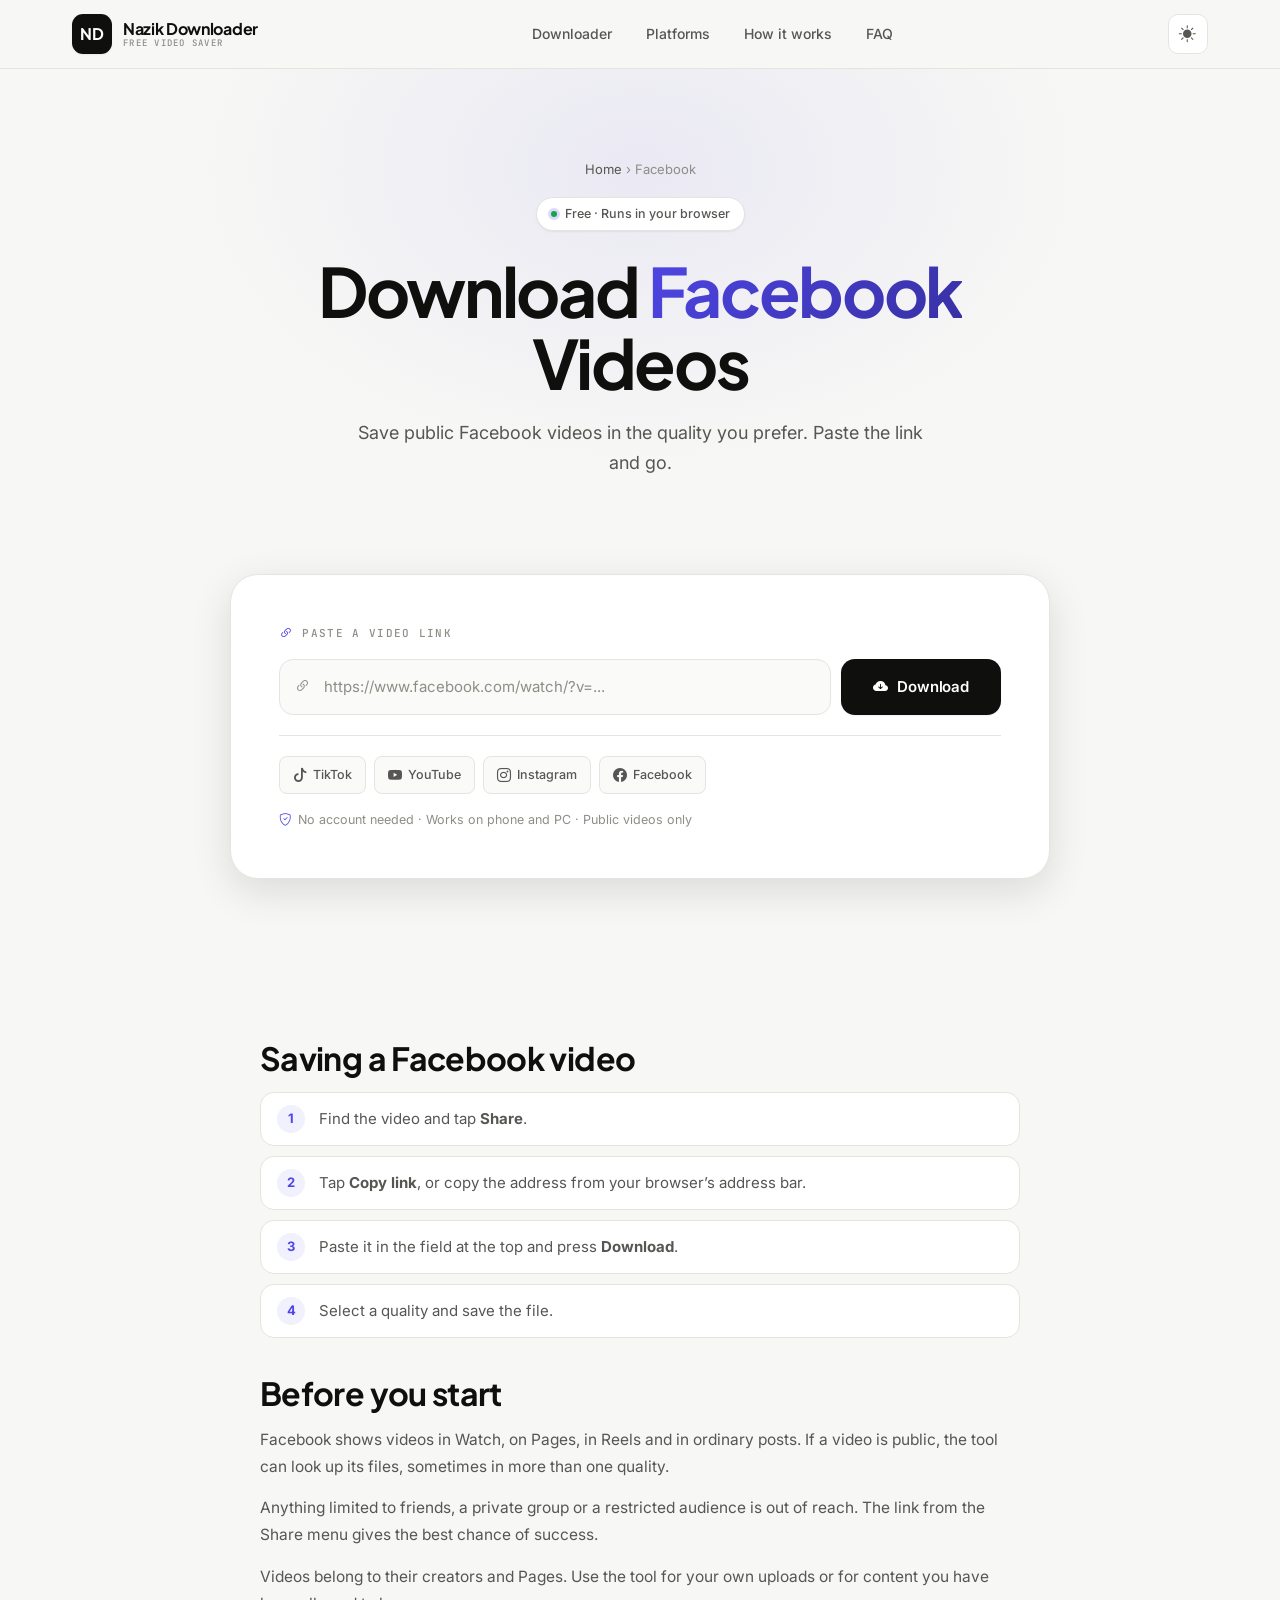
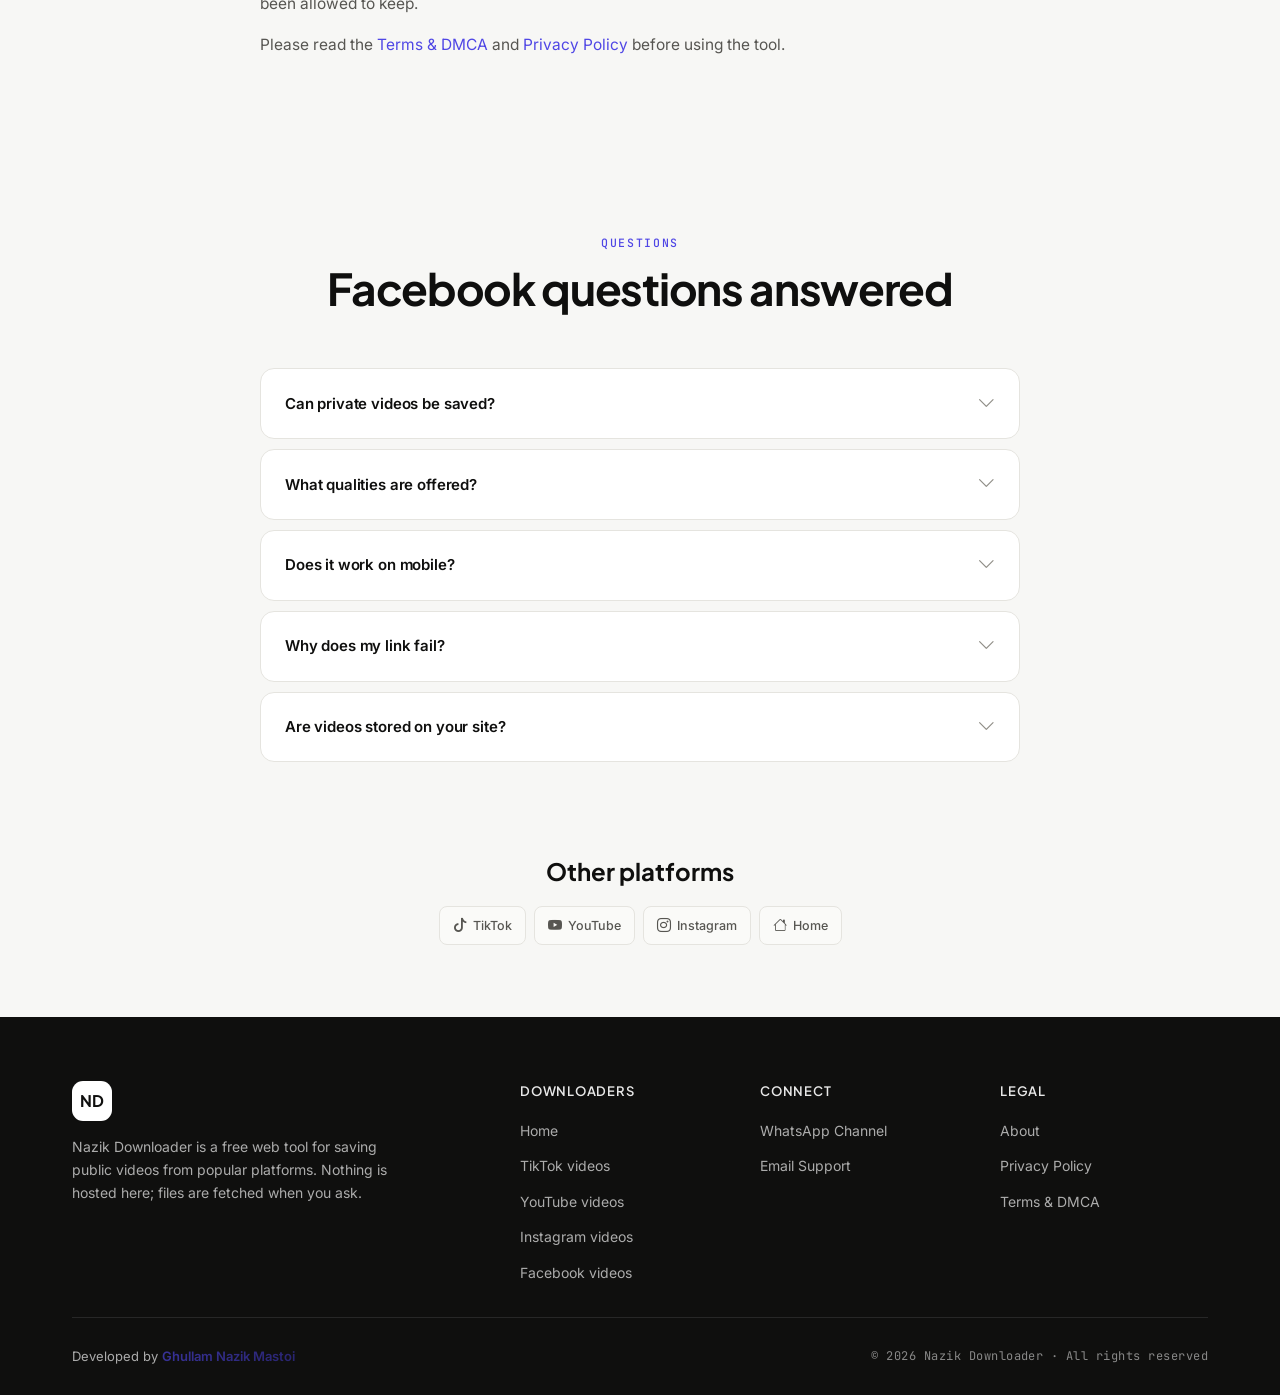
<file: download-facebook-video.html>
<!DOCTYPE html>
<html lang="en">
<head>
<meta charset="UTF-8">
<meta name="viewport" content="width=device-width, initial-scale=1, viewport-fit=cover">
<meta name="theme-color" content="#0b0b14">
<meta name="mobile-web-app-capable" content="yes">
<meta name="apple-mobile-web-app-capable" content="yes">
<meta name="apple-mobile-web-app-title" content="Nazik Downloader">
<title>Download Facebook Videos Online — Nazik Downloader</title>
<meta name="description" content="Save public Facebook videos for free. Copy the link, paste it into Nazik Downloader, choose a quality and download. Works on phone and PC.">
<meta name="author" content="Ghullam Nazik Mastoi">
<meta name="robots" content="index, follow, max-image-preview:large">
<link rel="canonical" href="https://nazik-downloader.pages.dev/download-facebook-video">
<meta property="og:type" content="website">
<meta property="og:site_name" content="Nazik Downloader">
<meta property="og:title" content="Download Facebook Videos Online — Nazik Downloader">
<meta property="og:description" content="Save public Facebook videos for free. Copy the link, paste it into Nazik Downloader, choose a quality and download. Works on phone and PC.">
<meta property="og:url" content="https://nazik-downloader.pages.dev/download-facebook-video">
<meta property="og:image" content="https://nazik-downloader.pages.dev/og-image.png">
<meta property="og:image:width" content="1200">
<meta property="og:image:height" content="630">
<meta name="twitter:card" content="summary_large_image">
<meta name="twitter:title" content="Download Facebook Videos Online — Nazik Downloader">
<meta name="twitter:description" content="Save public Facebook videos for free. Copy the link, paste it into Nazik Downloader, choose a quality and download. Works on phone and PC.">
<meta name="twitter:image" content="https://nazik-downloader.pages.dev/og-image.png">
<link rel="preconnect" href="https://fonts.googleapis.com">
<link rel="preconnect" href="https://fonts.gstatic.com" crossorigin>
<link href="https://fonts.googleapis.com/css2?family=Inter:wght@400;500;600;700&family=Plus+Jakarta+Sans:wght@500;600;700;800&family=JetBrains+Mono:wght@400;500&display=swap" rel="stylesheet">
<link rel="stylesheet" href="https://cdn.jsdelivr.net/npm/bootstrap-icons@1.11.3/font/bootstrap-icons.min.css">
<link rel="icon" type="image/svg+xml" href="/favicon.svg">
<link rel="apple-touch-icon" href="/apple-touch-icon.png">
<script>try{var t=localStorage.getItem('nzk_theme')||(window.matchMedia('(prefers-color-scheme: dark)').matches?'dark':'light');document.documentElement.setAttribute('data-theme',t)}catch(e){}</script>
<script type="application/ld+json">
[
 {
  "@context": "https://schema.org",
  "@type": "BreadcrumbList",
  "itemListElement": [
   {
    "@type": "ListItem",
    "position": 1,
    "name": "Home",
    "item": "https://nazik-downloader.pages.dev/"
   },
   {
    "@type": "ListItem",
    "position": 2,
    "name": "Download Facebook Videos Online",
    "item": "https://nazik-downloader.pages.dev/download-facebook-video"
   }
  ]
 },
 {
  "@context": "https://schema.org",
  "@type": "FAQPage",
  "mainEntity": [
   {
    "@type": "Question",
    "name": "Can private videos be saved?",
    "acceptedAnswer": {
     "@type": "Answer",
     "text": "No. Only public videos work. Group-only or friends-only videos cannot be accessed."
    }
   },
   {
    "@type": "Question",
    "name": "What qualities are offered?",
    "acceptedAnswer": {
     "@type": "Answer",
     "text": "Whatever Facebook makes available for that video, for example standard or HD."
    }
   },
   {
    "@type": "Question",
    "name": "Does it work on mobile?",
    "acceptedAnswer": {
     "@type": "Answer",
     "text": "Yes, in any mobile browser. Paste the link here and download."
    }
   },
   {
    "@type": "Question",
    "name": "Why does my link fail?",
    "acceptedAnswer": {
     "@type": "Answer",
     "text": "The video may not be public or may have been deleted, or the link is incomplete. Copy it again from Share."
    }
   },
   {
    "@type": "Question",
    "name": "Are videos stored on your site?",
    "acceptedAnswer": {
     "@type": "Answer",
     "text": "No. Nothing is hosted here. The file is fetched when you ask and saved to your device. See the Privacy Policy."
    }
   }
  ]
 }
]
</script>
<link rel="stylesheet" href="/style.css">
</head>
<body>

<!-- ============ HEADER ============ -->
<header class="header">
  <div class="container header-inner">
    <div class="brand" role="link" tabindex="0" onclick="window.location.href='/'">
      <div class="brand-mark">ND</div>
      <div class="brand-text">
        <div class="brand-name">Nazik Downloader</div>
        <div class="brand-tag">Free video saver</div>
      </div>
    </div>

    <nav class="nav-links">
      <a class="nav-link" href="#downloader" onclick="event.preventDefault();scrollToId('downloader')">Downloader</a>
      <a class="nav-link" href="#platforms" onclick="event.preventDefault();scrollToId('platforms')">Platforms</a>
      <a class="nav-link" href="#how" onclick="event.preventDefault();scrollToId('how')">How it works</a>
      <a class="nav-link" href="#faq" onclick="event.preventDefault();scrollToId('faq')">FAQ</a>
    </nav>

    <div class="header-actions">
      <button class="icon-btn theme-toggle" id="themeBtn" aria-label="Toggle theme" type="button">
        <i class="bi bi-sun-fill icon-sun"></i>
        <i class="bi bi-moon-stars-fill icon-moon"></i>
      </button>
      <button class="icon-btn mobile-menu-btn" id="menuBtn" aria-label="Menu" type="button">
        <i class="bi bi-list" id="menuIcon"></i>
      </button>
    </div>
  </div>
</header>

<div class="mobile-nav" id="mobileNav">
  <a href="#downloader" onclick="event.preventDefault();scrollToId('downloader')">Downloader <i class="bi bi-arrow-right"></i></a>
  <a href="#platforms" onclick="event.preventDefault();scrollToId('platforms')">Platforms <i class="bi bi-arrow-right"></i></a>
  <a href="#how" onclick="event.preventDefault();scrollToId('how')">How it works <i class="bi bi-arrow-right"></i></a>
  <a href="#faq" onclick="event.preventDefault();scrollToId('faq')">FAQ <i class="bi bi-arrow-right"></i></a>
  <a href="https://whatsapp.com/channel/0029VbDLdAz5K3zUnAgCuv2S" target="_blank" rel="noopener">WhatsApp Channel <i class="bi bi-box-arrow-up-right"></i></a>
</div>

<main>

<!-- ============ HERO ============ -->
<section class="hero">
  <div class="container">
    <div class="hero-content">
      <nav class="crumbs" aria-label="Breadcrumb"><a href="/">Home</a> &rsaquo; Facebook</nav>
      <div class="hero-badge">
        <span class="dot"></span>
        Free · Runs in your browser
      </div>
      <h1>
        Download <span class="gradient">Facebook</span> Videos
      </h1>
      <p>Save public Facebook videos in the quality you prefer. Paste the link and go.</p>
    </div>
  </div>
</section>

<!-- ============ DOWNLOADER ============ -->
<section class="downloader-section" id="downloader">
  <div class="container">
    <div class="dl-card">
      <div class="dl-label">
        <i class="bi bi-link-45deg"></i>
        Paste a video link
      </div>

      <form id="download-form" novalidate>
        <div class="dl-input-group">
          <div class="dl-input-wrap">
            <i class="bi bi-link-45deg"></i>
            <input
              type="url"
              inputmode="url"
              aria-label="Video link"
              id="media-url"
              class="dl-input"
              placeholder="https://www.facebook.com/watch/?v=..."
              autocomplete="off"
              required
            >
          </div>
          <button type="submit" id="main-download-btn" class="dl-btn">
            <i class="bi bi-cloud-arrow-down-fill"></i>
            <span class="btn-text">Download</span>
          </button>
        </div>
      </form>

      <div class="platforms">
        <a class="platform-chip" href="/download-tiktok-video"><i class="bi bi-tiktok"></i> TikTok</a>
        <a class="platform-chip" href="/download-youtube-video"><i class="bi bi-youtube"></i> YouTube</a>
        <a class="platform-chip" href="/download-instagram-reels"><i class="bi bi-instagram"></i> Instagram</a>
        <a class="platform-chip" href="/download-facebook-video"><i class="bi bi-facebook"></i> Facebook</a>
      </div>

      <div class="dl-hint">
        <i class="bi bi-shield-check"></i>
        No account needed · Works on phone and PC · Public videos only
      </div>
    </div>
  </div>
</section>

<!-- ============ RESULTS ============ -->
<section class="results-section hidden" id="results-section"></section>

<!-- ============ RECENT ============ -->
<section class="recent-section hidden" id="recent-section"></section>

<!-- ============ GUIDE ============ -->
<section class="guide" id="how">
  <div class="container">
    <div class="guide-inner">
      <h2>Saving a Facebook video</h2>
      <ol class="guide-steps">
      <li>Find the video and tap <strong>Share</strong>.</li>
      <li>Tap <strong>Copy link</strong>, or copy the address from your browser’s address bar.</li>
      <li>Paste it in the field at the top and press <strong>Download</strong>.</li>
      <li>Select a quality and save the file.</li>
      </ol>
      <h2>Before you start</h2>
      <p>Facebook shows videos in Watch, on Pages, in Reels and in ordinary posts. If a video is public, the tool can look up its files, sometimes in more than one quality.</p>
      <p>Anything limited to friends, a private group or a restricted audience is out of reach. The link from the Share menu gives the best chance of success.</p>
      <p>Videos belong to their creators and Pages. Use the tool for your own uploads or for content you have been allowed to keep.</p>
      <p>Please read the <a href="/terms/">Terms &amp; DMCA</a> and <a href="/privacy/">Privacy Policy</a> before using the tool.</p>
    </div>
  </div>
</section>

<!-- ============ FAQ ============ -->
<section class="faq" id="faq">
  <div class="container">
    <div class="section-head">
      <div class="section-eyebrow">Questions</div>
      <h2 class="section-title">Facebook questions answered</h2>
    </div>
    <div class="faq-list">
      <details class="faq-item">
        <summary class="faq-q">Can private videos be saved?<i class="bi bi-chevron-down"></i></summary>
        <div class="faq-a">No. Only public videos work. Group-only or friends-only videos cannot be accessed.</div>
      </details>
      <details class="faq-item">
        <summary class="faq-q">What qualities are offered?<i class="bi bi-chevron-down"></i></summary>
        <div class="faq-a">Whatever Facebook makes available for that video, for example standard or HD.</div>
      </details>
      <details class="faq-item">
        <summary class="faq-q">Does it work on mobile?<i class="bi bi-chevron-down"></i></summary>
        <div class="faq-a">Yes, in any mobile browser. Paste the link here and download.</div>
      </details>
      <details class="faq-item">
        <summary class="faq-q">Why does my link fail?<i class="bi bi-chevron-down"></i></summary>
        <div class="faq-a">The video may not be public or may have been deleted, or the link is incomplete. Copy it again from Share.</div>
      </details>
      <details class="faq-item">
        <summary class="faq-q">Are videos stored on your site?<i class="bi bi-chevron-down"></i></summary>
        <div class="faq-a">No. Nothing is hosted here. The file is fetched when you ask and saved to your device. See the Privacy Policy.</div>
      </details>
    </div>
  </div>
</section>

<!-- ============ PLATFORMS ============ -->
<section class="more" id="platforms">
  <div class="container">
    <h2>Other platforms</h2>
    <div class="platforms">
        <a class="platform-chip" href="/download-tiktok-video"><i class="bi bi-tiktok"></i> TikTok</a>
        <a class="platform-chip" href="/download-youtube-video"><i class="bi bi-youtube"></i> YouTube</a>
        <a class="platform-chip" href="/download-instagram-reels"><i class="bi bi-instagram"></i> Instagram</a>
        <a class="platform-chip" href="/"><i class="bi bi-house"></i> Home</a>
    </div>
  </div>
</section>

</main>

<!-- ============ FOOTER ============ -->
<footer class="footer">
  <div class="container">
    <div class="footer-top">
      <div class="footer-brand">
        <div class="brand-mark">ND</div>
        <p>Nazik Downloader is a free web tool for saving public videos from popular platforms. Nothing is hosted here; files are fetched when you ask.</p>
      </div>

      <div class="footer-col">
        <h4>Downloaders</h4>
        <ul>
          <li><a href="/">Home</a></li>
          <li><a href="/download-tiktok-video">TikTok videos</a></li>
          <li><a href="/download-youtube-video">YouTube videos</a></li>
          <li><a href="/download-instagram-reels">Instagram videos</a></li>
          <li><a href="/download-facebook-video">Facebook videos</a></li>
        </ul>
      </div>

      <div class="footer-col">
        <h4>Connect</h4>
        <ul>
          <li><a href="https://whatsapp.com/channel/0029VbDLdAz5K3zUnAgCuv2S" target="_blank" rel="noopener">WhatsApp Channel</a></li>
          <li><a href="mailto:mastoibaloch1133@gmail.com">Email Support</a></li>
        </ul>
      </div>

      <div class="footer-col">
        <h4>Legal</h4>
        <ul>
          <li><a href="/about/">About</a></li>
          <li><a href="/privacy/">Privacy Policy</a></li>
          <li><a href="/terms/">Terms &amp; DMCA</a></li>
        </ul>
      </div>
    </div>

    <div class="footer-bottom">
      <div class="footer-dev">
        Developed by <strong>Ghullam Nazik Mastoi</strong>
      </div>
      <div class="footer-copy">© <span id="year"></span> Nazik Downloader · All rights reserved</div>
    </div>
  </div>
</footer>

<!-- ============ TOAST ============ -->
<div id="toast" class="toast" role="status" aria-live="polite"></div>

<script src="/app.js" defer></script>

</body>
</html>
</file>
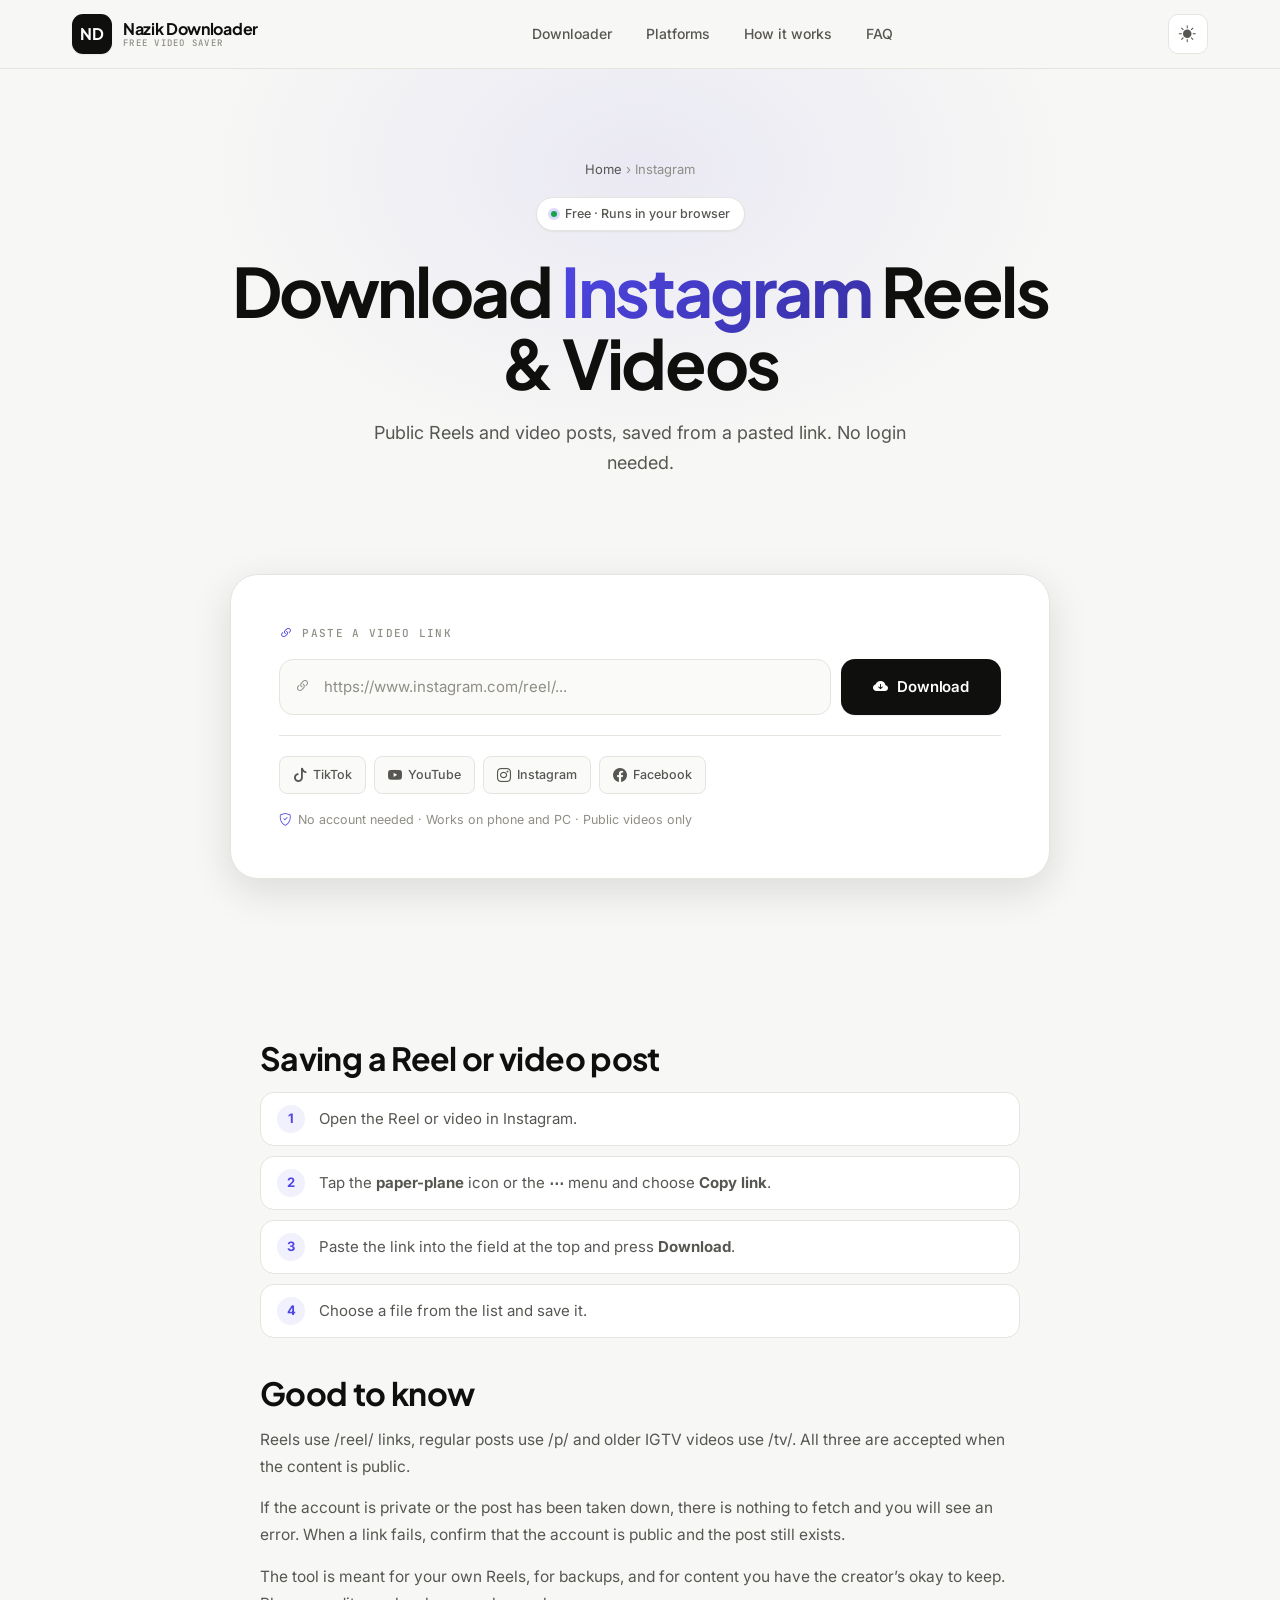
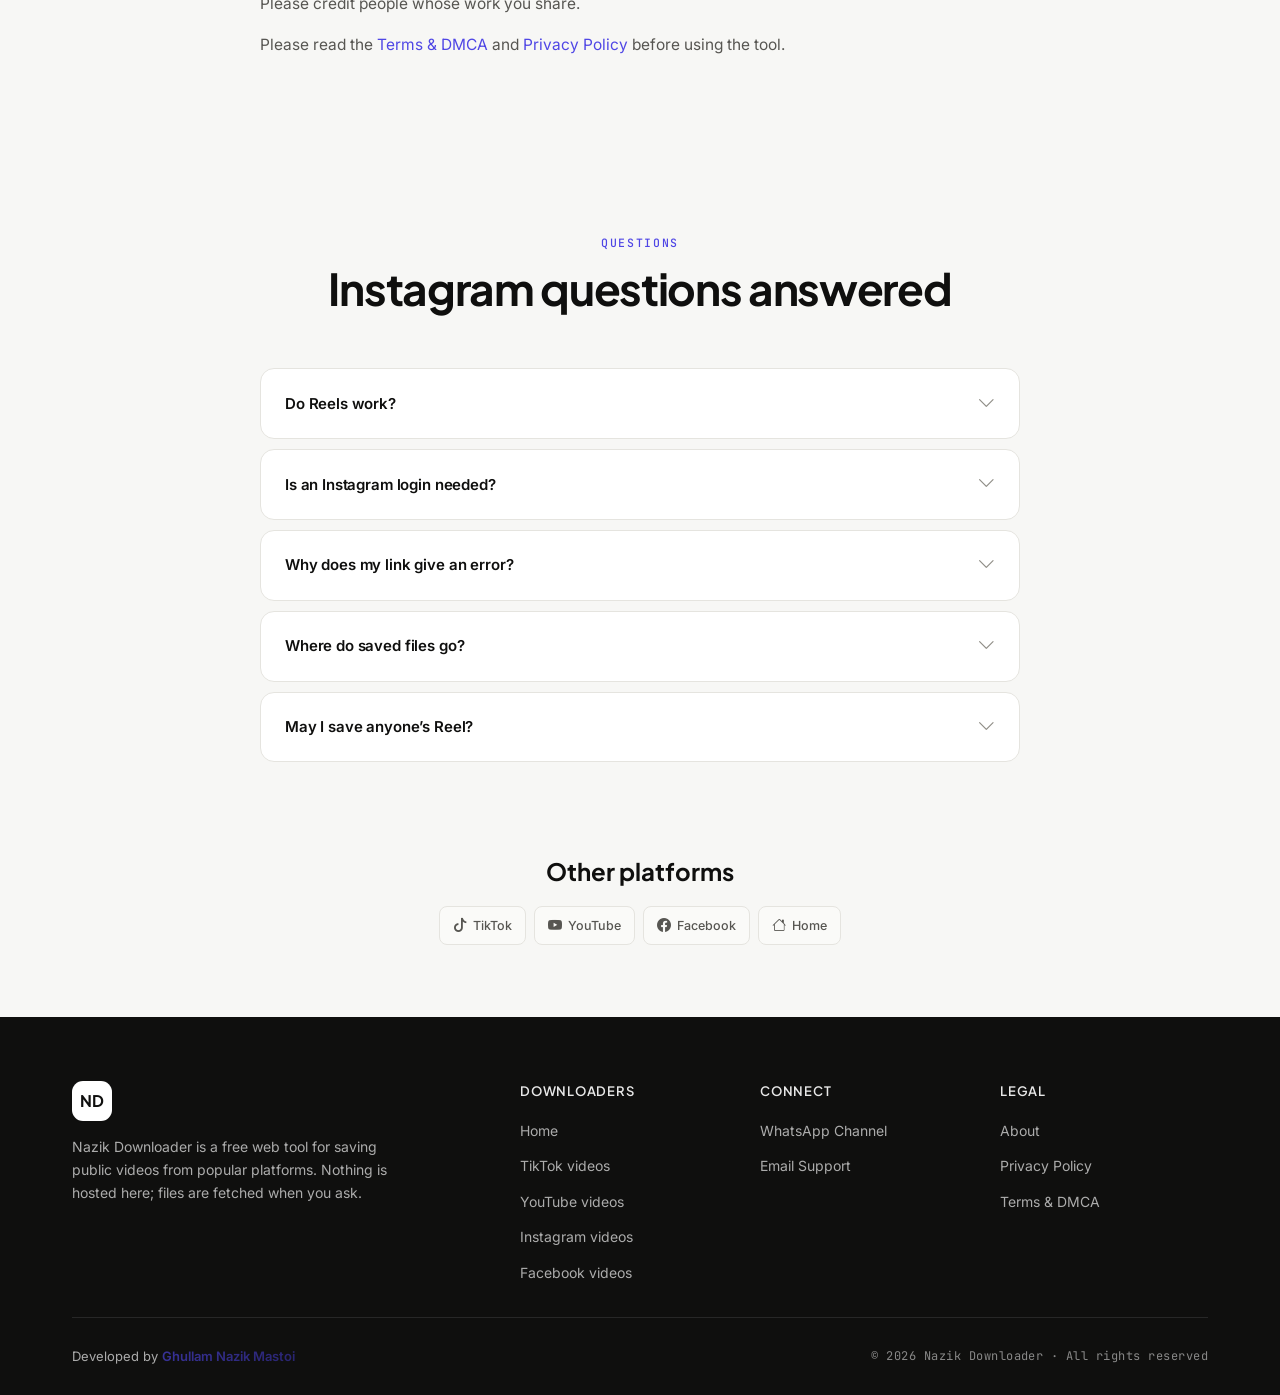
<file: download-instagram-reels.html>
<!DOCTYPE html>
<html lang="en">
<head>
<meta charset="UTF-8">
<meta name="viewport" content="width=device-width, initial-scale=1, viewport-fit=cover">
<meta name="theme-color" content="#0b0b14">
<meta name="mobile-web-app-capable" content="yes">
<meta name="apple-mobile-web-app-capable" content="yes">
<meta name="apple-mobile-web-app-title" content="Nazik Downloader">
<title>Download Instagram Reels &amp; Videos — Nazik Downloader</title>
<meta name="description" content="Save public Instagram Reels and video posts for free. Copy the link, paste it into Nazik Downloader and download the file. No login needed.">
<meta name="author" content="Ghullam Nazik Mastoi">
<meta name="robots" content="index, follow, max-image-preview:large">
<link rel="canonical" href="https://nazik-downloader.pages.dev/download-instagram-reels">
<meta property="og:type" content="website">
<meta property="og:site_name" content="Nazik Downloader">
<meta property="og:title" content="Download Instagram Reels &amp; Videos — Nazik Downloader">
<meta property="og:description" content="Save public Instagram Reels and video posts for free. Copy the link, paste it into Nazik Downloader and download the file. No login needed.">
<meta property="og:url" content="https://nazik-downloader.pages.dev/download-instagram-reels">
<meta property="og:image" content="https://nazik-downloader.pages.dev/og-image.png">
<meta property="og:image:width" content="1200">
<meta property="og:image:height" content="630">
<meta name="twitter:card" content="summary_large_image">
<meta name="twitter:title" content="Download Instagram Reels &amp; Videos — Nazik Downloader">
<meta name="twitter:description" content="Save public Instagram Reels and video posts for free. Copy the link, paste it into Nazik Downloader and download the file. No login needed.">
<meta name="twitter:image" content="https://nazik-downloader.pages.dev/og-image.png">
<link rel="preconnect" href="https://fonts.googleapis.com">
<link rel="preconnect" href="https://fonts.gstatic.com" crossorigin>
<link href="https://fonts.googleapis.com/css2?family=Inter:wght@400;500;600;700&family=Plus+Jakarta+Sans:wght@500;600;700;800&family=JetBrains+Mono:wght@400;500&display=swap" rel="stylesheet">
<link rel="stylesheet" href="https://cdn.jsdelivr.net/npm/bootstrap-icons@1.11.3/font/bootstrap-icons.min.css">
<link rel="icon" type="image/svg+xml" href="/favicon.svg">
<link rel="apple-touch-icon" href="/apple-touch-icon.png">
<script>try{var t=localStorage.getItem('nzk_theme')||(window.matchMedia('(prefers-color-scheme: dark)').matches?'dark':'light');document.documentElement.setAttribute('data-theme',t)}catch(e){}</script>
<script type="application/ld+json">
[
 {
  "@context": "https://schema.org",
  "@type": "BreadcrumbList",
  "itemListElement": [
   {
    "@type": "ListItem",
    "position": 1,
    "name": "Home",
    "item": "https://nazik-downloader.pages.dev/"
   },
   {
    "@type": "ListItem",
    "position": 2,
    "name": "Download Instagram Reels & Videos",
    "item": "https://nazik-downloader.pages.dev/download-instagram-reels"
   }
  ]
 },
 {
  "@context": "https://schema.org",
  "@type": "FAQPage",
  "mainEntity": [
   {
    "@type": "Question",
    "name": "Do Reels work?",
    "acceptedAnswer": {
     "@type": "Answer",
     "text": "Yes, public Reels can be read from their link."
    }
   },
   {
    "@type": "Question",
    "name": "Is an Instagram login needed?",
    "acceptedAnswer": {
     "@type": "Answer",
     "text": "No. You never type your Instagram username or password here."
    }
   },
   {
    "@type": "Question",
    "name": "Why does my link give an error?",
    "acceptedAnswer": {
     "@type": "Answer",
     "text": "The account may be private, the post removed or the link incomplete. Copy it once more."
    }
   },
   {
    "@type": "Question",
    "name": "Where do saved files go?",
    "acceptedAnswer": {
     "@type": "Answer",
     "text": "Usually to the Downloads folder or the Files app, depending on your browser and phone."
    }
   },
   {
    "@type": "Question",
    "name": "May I save anyone’s Reel?",
    "acceptedAnswer": {
     "@type": "Answer",
     "text": "Only with their permission. Respect creators and follow Instagram’s terms and copyright law."
    }
   }
  ]
 }
]
</script>
<link rel="stylesheet" href="/style.css">
</head>
<body>

<!-- ============ HEADER ============ -->
<header class="header">
  <div class="container header-inner">
    <div class="brand" role="link" tabindex="0" onclick="window.location.href='/'">
      <div class="brand-mark">ND</div>
      <div class="brand-text">
        <div class="brand-name">Nazik Downloader</div>
        <div class="brand-tag">Free video saver</div>
      </div>
    </div>

    <nav class="nav-links">
      <a class="nav-link" href="#downloader" onclick="event.preventDefault();scrollToId('downloader')">Downloader</a>
      <a class="nav-link" href="#platforms" onclick="event.preventDefault();scrollToId('platforms')">Platforms</a>
      <a class="nav-link" href="#how" onclick="event.preventDefault();scrollToId('how')">How it works</a>
      <a class="nav-link" href="#faq" onclick="event.preventDefault();scrollToId('faq')">FAQ</a>
    </nav>

    <div class="header-actions">
      <button class="icon-btn theme-toggle" id="themeBtn" aria-label="Toggle theme" type="button">
        <i class="bi bi-sun-fill icon-sun"></i>
        <i class="bi bi-moon-stars-fill icon-moon"></i>
      </button>
      <button class="icon-btn mobile-menu-btn" id="menuBtn" aria-label="Menu" type="button">
        <i class="bi bi-list" id="menuIcon"></i>
      </button>
    </div>
  </div>
</header>

<div class="mobile-nav" id="mobileNav">
  <a href="#downloader" onclick="event.preventDefault();scrollToId('downloader')">Downloader <i class="bi bi-arrow-right"></i></a>
  <a href="#platforms" onclick="event.preventDefault();scrollToId('platforms')">Platforms <i class="bi bi-arrow-right"></i></a>
  <a href="#how" onclick="event.preventDefault();scrollToId('how')">How it works <i class="bi bi-arrow-right"></i></a>
  <a href="#faq" onclick="event.preventDefault();scrollToId('faq')">FAQ <i class="bi bi-arrow-right"></i></a>
  <a href="https://whatsapp.com/channel/0029VbDLdAz5K3zUnAgCuv2S" target="_blank" rel="noopener">WhatsApp Channel <i class="bi bi-box-arrow-up-right"></i></a>
</div>

<main>

<!-- ============ HERO ============ -->
<section class="hero">
  <div class="container">
    <div class="hero-content">
      <nav class="crumbs" aria-label="Breadcrumb"><a href="/">Home</a> &rsaquo; Instagram</nav>
      <div class="hero-badge">
        <span class="dot"></span>
        Free · Runs in your browser
      </div>
      <h1>
        Download <span class="gradient">Instagram</span> Reels & Videos
      </h1>
      <p>Public Reels and video posts, saved from a pasted link. No login needed.</p>
    </div>
  </div>
</section>

<!-- ============ DOWNLOADER ============ -->
<section class="downloader-section" id="downloader">
  <div class="container">
    <div class="dl-card">
      <div class="dl-label">
        <i class="bi bi-link-45deg"></i>
        Paste a video link
      </div>

      <form id="download-form" novalidate>
        <div class="dl-input-group">
          <div class="dl-input-wrap">
            <i class="bi bi-link-45deg"></i>
            <input
              type="url"
              inputmode="url"
              aria-label="Video link"
              id="media-url"
              class="dl-input"
              placeholder="https://www.instagram.com/reel/..."
              autocomplete="off"
              required
            >
          </div>
          <button type="submit" id="main-download-btn" class="dl-btn">
            <i class="bi bi-cloud-arrow-down-fill"></i>
            <span class="btn-text">Download</span>
          </button>
        </div>
      </form>

      <div class="platforms">
        <a class="platform-chip" href="/download-tiktok-video"><i class="bi bi-tiktok"></i> TikTok</a>
        <a class="platform-chip" href="/download-youtube-video"><i class="bi bi-youtube"></i> YouTube</a>
        <a class="platform-chip" href="/download-instagram-reels"><i class="bi bi-instagram"></i> Instagram</a>
        <a class="platform-chip" href="/download-facebook-video"><i class="bi bi-facebook"></i> Facebook</a>
      </div>

      <div class="dl-hint">
        <i class="bi bi-shield-check"></i>
        No account needed · Works on phone and PC · Public videos only
      </div>
    </div>
  </div>
</section>

<!-- ============ RESULTS ============ -->
<section class="results-section hidden" id="results-section"></section>

<!-- ============ RECENT ============ -->
<section class="recent-section hidden" id="recent-section"></section>

<!-- ============ GUIDE ============ -->
<section class="guide" id="how">
  <div class="container">
    <div class="guide-inner">
      <h2>Saving a Reel or video post</h2>
      <ol class="guide-steps">
      <li>Open the Reel or video in Instagram.</li>
      <li>Tap the <strong>paper-plane</strong> icon or the <strong>⋯</strong> menu and choose <strong>Copy link</strong>.</li>
      <li>Paste the link into the field at the top and press <strong>Download</strong>.</li>
      <li>Choose a file from the list and save it.</li>
      </ol>
      <h2>Good to know</h2>
      <p>Reels use /reel/ links, regular posts use /p/ and older IGTV videos use /tv/. All three are accepted when the content is public.</p>
      <p>If the account is private or the post has been taken down, there is nothing to fetch and you will see an error. When a link fails, confirm that the account is public and the post still exists.</p>
      <p>The tool is meant for your own Reels, for backups, and for content you have the creator’s okay to keep. Please credit people whose work you share.</p>
      <p>Please read the <a href="/terms/">Terms &amp; DMCA</a> and <a href="/privacy/">Privacy Policy</a> before using the tool.</p>
    </div>
  </div>
</section>

<!-- ============ FAQ ============ -->
<section class="faq" id="faq">
  <div class="container">
    <div class="section-head">
      <div class="section-eyebrow">Questions</div>
      <h2 class="section-title">Instagram questions answered</h2>
    </div>
    <div class="faq-list">
      <details class="faq-item">
        <summary class="faq-q">Do Reels work?<i class="bi bi-chevron-down"></i></summary>
        <div class="faq-a">Yes, public Reels can be read from their link.</div>
      </details>
      <details class="faq-item">
        <summary class="faq-q">Is an Instagram login needed?<i class="bi bi-chevron-down"></i></summary>
        <div class="faq-a">No. You never type your Instagram username or password here.</div>
      </details>
      <details class="faq-item">
        <summary class="faq-q">Why does my link give an error?<i class="bi bi-chevron-down"></i></summary>
        <div class="faq-a">The account may be private, the post removed or the link incomplete. Copy it once more.</div>
      </details>
      <details class="faq-item">
        <summary class="faq-q">Where do saved files go?<i class="bi bi-chevron-down"></i></summary>
        <div class="faq-a">Usually to the Downloads folder or the Files app, depending on your browser and phone.</div>
      </details>
      <details class="faq-item">
        <summary class="faq-q">May I save anyone’s Reel?<i class="bi bi-chevron-down"></i></summary>
        <div class="faq-a">Only with their permission. Respect creators and follow Instagram’s terms and copyright law.</div>
      </details>
    </div>
  </div>
</section>

<!-- ============ PLATFORMS ============ -->
<section class="more" id="platforms">
  <div class="container">
    <h2>Other platforms</h2>
    <div class="platforms">
        <a class="platform-chip" href="/download-tiktok-video"><i class="bi bi-tiktok"></i> TikTok</a>
        <a class="platform-chip" href="/download-youtube-video"><i class="bi bi-youtube"></i> YouTube</a>
        <a class="platform-chip" href="/download-facebook-video"><i class="bi bi-facebook"></i> Facebook</a>
        <a class="platform-chip" href="/"><i class="bi bi-house"></i> Home</a>
    </div>
  </div>
</section>

</main>

<!-- ============ FOOTER ============ -->
<footer class="footer">
  <div class="container">
    <div class="footer-top">
      <div class="footer-brand">
        <div class="brand-mark">ND</div>
        <p>Nazik Downloader is a free web tool for saving public videos from popular platforms. Nothing is hosted here; files are fetched when you ask.</p>
      </div>

      <div class="footer-col">
        <h4>Downloaders</h4>
        <ul>
          <li><a href="/">Home</a></li>
          <li><a href="/download-tiktok-video">TikTok videos</a></li>
          <li><a href="/download-youtube-video">YouTube videos</a></li>
          <li><a href="/download-instagram-reels">Instagram videos</a></li>
          <li><a href="/download-facebook-video">Facebook videos</a></li>
        </ul>
      </div>

      <div class="footer-col">
        <h4>Connect</h4>
        <ul>
          <li><a href="https://whatsapp.com/channel/0029VbDLdAz5K3zUnAgCuv2S" target="_blank" rel="noopener">WhatsApp Channel</a></li>
          <li><a href="mailto:mastoibaloch1133@gmail.com">Email Support</a></li>
        </ul>
      </div>

      <div class="footer-col">
        <h4>Legal</h4>
        <ul>
          <li><a href="/about/">About</a></li>
          <li><a href="/privacy/">Privacy Policy</a></li>
          <li><a href="/terms/">Terms &amp; DMCA</a></li>
        </ul>
      </div>
    </div>

    <div class="footer-bottom">
      <div class="footer-dev">
        Developed by <strong>Ghullam Nazik Mastoi</strong>
      </div>
      <div class="footer-copy">© <span id="year"></span> Nazik Downloader · All rights reserved</div>
    </div>
  </div>
</footer>

<!-- ============ TOAST ============ -->
<div id="toast" class="toast" role="status" aria-live="polite"></div>

<script src="/app.js" defer></script>

</body>
</html>
</file>
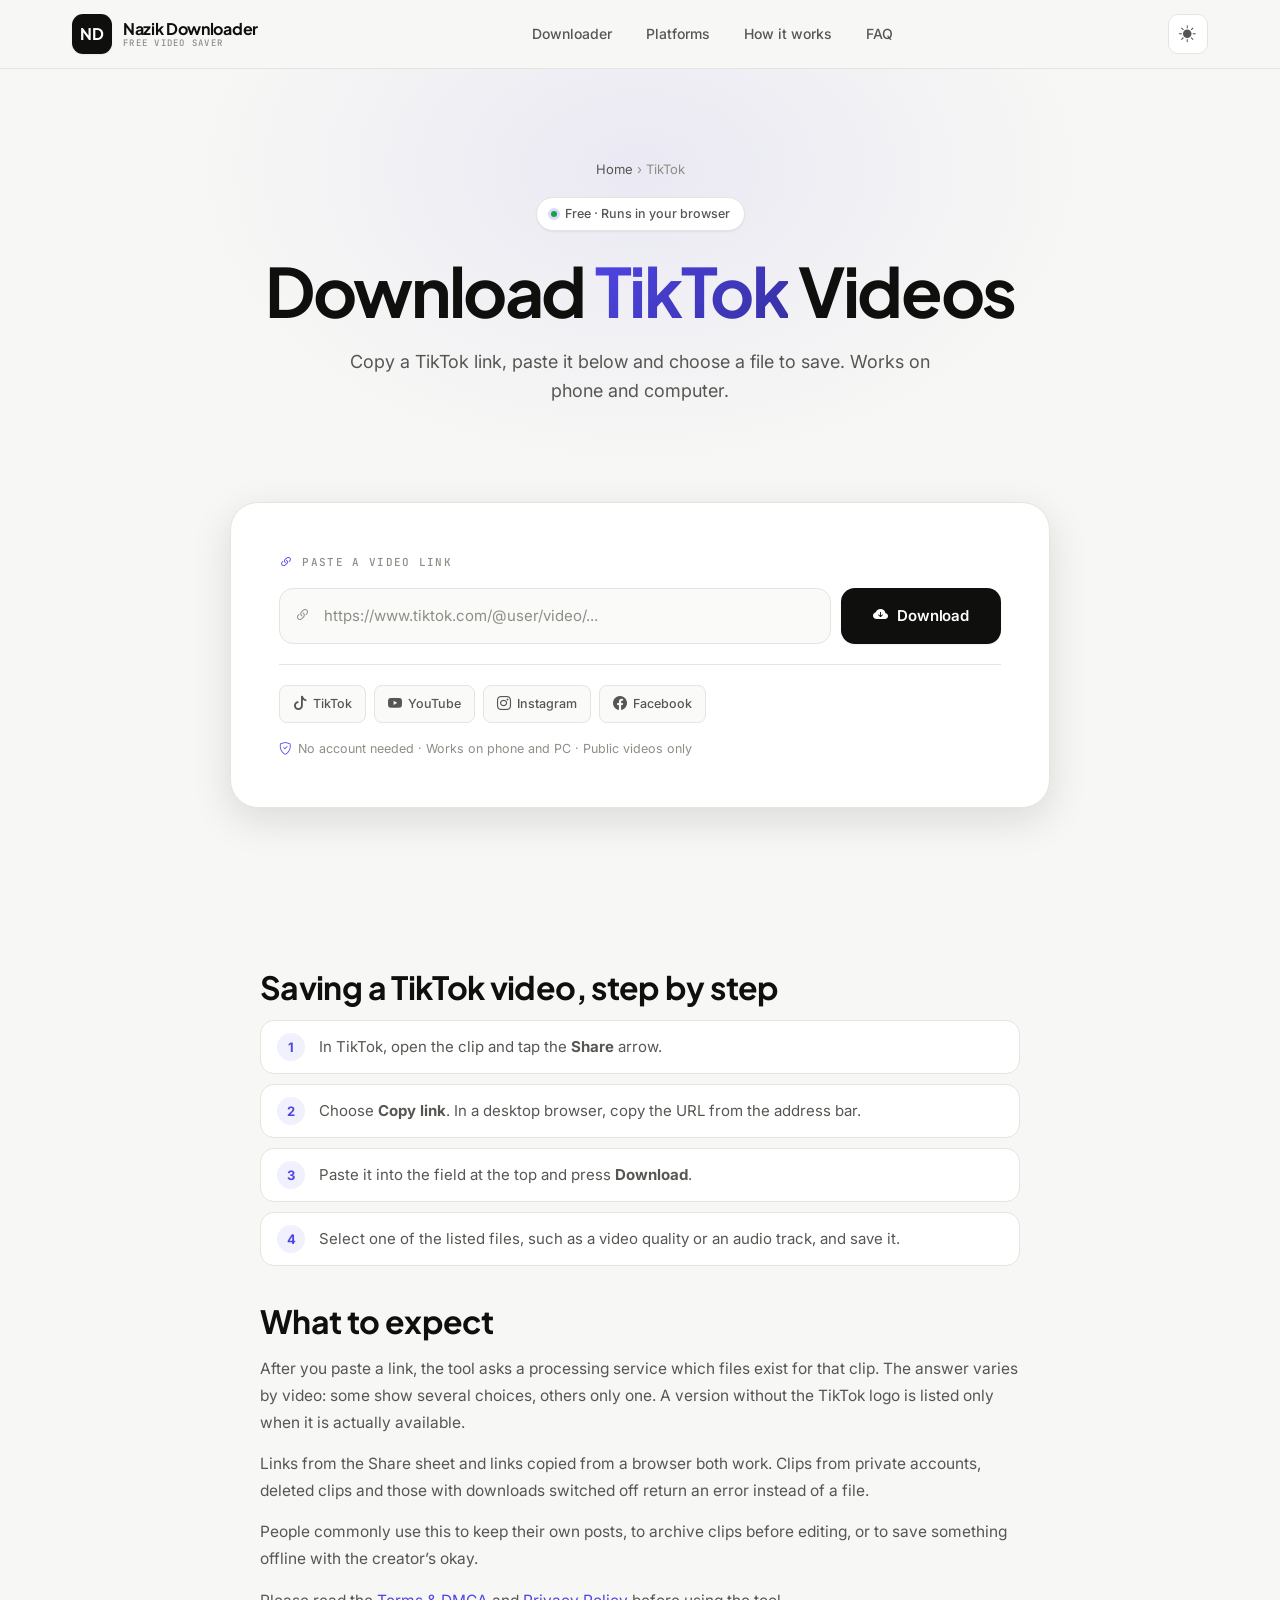
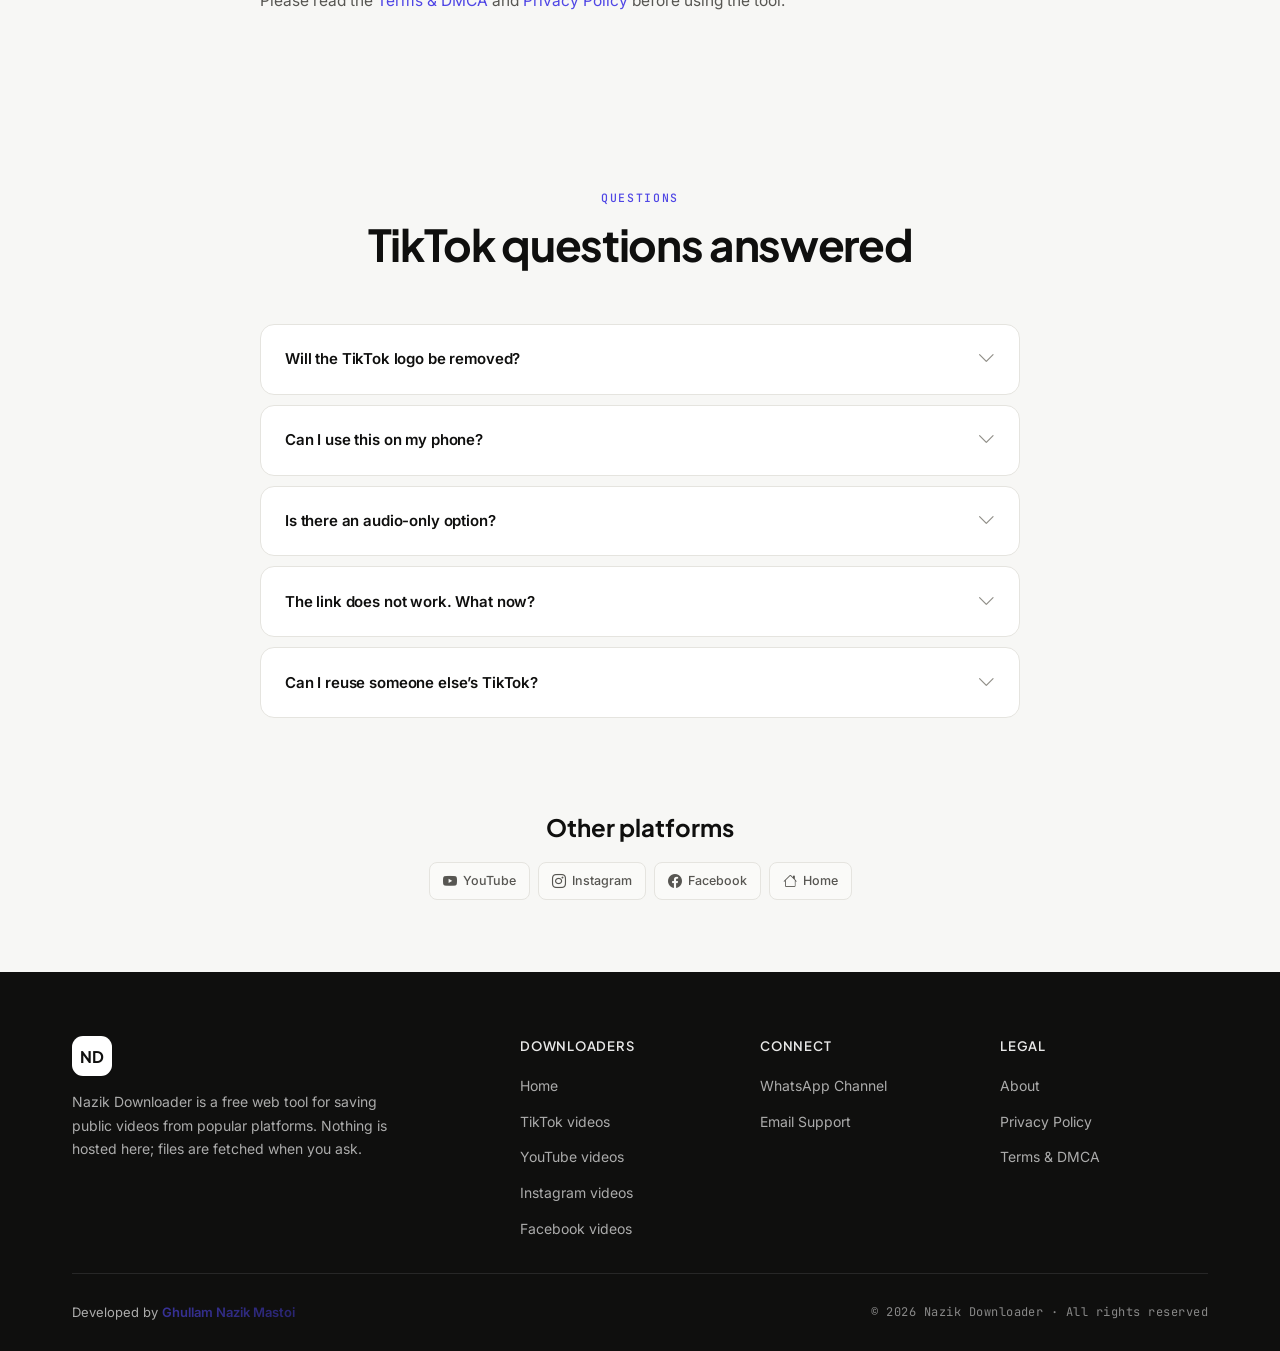
<file: download-tiktok-video.html>
<!DOCTYPE html>
<html lang="en">
<head>
<meta charset="UTF-8">
<meta name="viewport" content="width=device-width, initial-scale=1, viewport-fit=cover">
<meta name="theme-color" content="#0b0b14">
<meta name="mobile-web-app-capable" content="yes">
<meta name="apple-mobile-web-app-capable" content="yes">
<meta name="apple-mobile-web-app-title" content="Nazik Downloader">
<title>Download TikTok Videos Online — Nazik Downloader</title>
<meta name="description" content="Save public TikTok videos for free. Copy the link, paste it into Nazik Downloader, choose a file and download it to your phone or computer.">
<meta name="author" content="Ghullam Nazik Mastoi">
<meta name="robots" content="index, follow, max-image-preview:large">
<link rel="canonical" href="https://nazik-downloader.pages.dev/download-tiktok-video">
<meta property="og:type" content="website">
<meta property="og:site_name" content="Nazik Downloader">
<meta property="og:title" content="Download TikTok Videos Online — Nazik Downloader">
<meta property="og:description" content="Save public TikTok videos for free. Copy the link, paste it into Nazik Downloader, choose a file and download it to your phone or computer.">
<meta property="og:url" content="https://nazik-downloader.pages.dev/download-tiktok-video">
<meta property="og:image" content="https://nazik-downloader.pages.dev/og-image.png">
<meta property="og:image:width" content="1200">
<meta property="og:image:height" content="630">
<meta name="twitter:card" content="summary_large_image">
<meta name="twitter:title" content="Download TikTok Videos Online — Nazik Downloader">
<meta name="twitter:description" content="Save public TikTok videos for free. Copy the link, paste it into Nazik Downloader, choose a file and download it to your phone or computer.">
<meta name="twitter:image" content="https://nazik-downloader.pages.dev/og-image.png">
<link rel="preconnect" href="https://fonts.googleapis.com">
<link rel="preconnect" href="https://fonts.gstatic.com" crossorigin>
<link href="https://fonts.googleapis.com/css2?family=Inter:wght@400;500;600;700&family=Plus+Jakarta+Sans:wght@500;600;700;800&family=JetBrains+Mono:wght@400;500&display=swap" rel="stylesheet">
<link rel="stylesheet" href="https://cdn.jsdelivr.net/npm/bootstrap-icons@1.11.3/font/bootstrap-icons.min.css">
<link rel="icon" type="image/svg+xml" href="/favicon.svg">
<link rel="apple-touch-icon" href="/apple-touch-icon.png">
<script>try{var t=localStorage.getItem('nzk_theme')||(window.matchMedia('(prefers-color-scheme: dark)').matches?'dark':'light');document.documentElement.setAttribute('data-theme',t)}catch(e){}</script>
<script type="application/ld+json">
[
 {
  "@context": "https://schema.org",
  "@type": "BreadcrumbList",
  "itemListElement": [
   {
    "@type": "ListItem",
    "position": 1,
    "name": "Home",
    "item": "https://nazik-downloader.pages.dev/"
   },
   {
    "@type": "ListItem",
    "position": 2,
    "name": "Download TikTok Videos Online",
    "item": "https://nazik-downloader.pages.dev/download-tiktok-video"
   }
  ]
 },
 {
  "@context": "https://schema.org",
  "@type": "FAQPage",
  "mainEntity": [
   {
    "@type": "Question",
    "name": "Will the TikTok logo be removed?",
    "acceptedAnswer": {
     "@type": "Answer",
     "text": "Only if a clean version is offered for that video. It shows up in the list when it exists; otherwise the standard file is the only option."
    }
   },
   {
    "@type": "Question",
    "name": "Can I use this on my phone?",
    "acceptedAnswer": {
     "@type": "Answer",
     "text": "Yes, in any mobile browser. Saved files normally appear in Downloads or in your Files app."
    }
   },
   {
    "@type": "Question",
    "name": "Is there an audio-only option?",
    "acceptedAnswer": {
     "@type": "Answer",
     "text": "Sometimes. If TikTok provides audio for the clip, it is listed next to the video files."
    }
   },
   {
    "@type": "Question",
    "name": "The link does not work. What now?",
    "acceptedAnswer": {
     "@type": "Answer",
     "text": "Check that the video is public and still online, then copy the link again from Share."
    }
   },
   {
    "@type": "Question",
    "name": "Can I reuse someone else’s TikTok?",
    "acceptedAnswer": {
     "@type": "Answer",
     "text": "Only with permission. Creators own their videos, and TikTok’s rules and copyright law apply."
    }
   }
  ]
 }
]
</script>
<link rel="stylesheet" href="/style.css">
</head>
<body>

<!-- ============ HEADER ============ -->
<header class="header">
  <div class="container header-inner">
    <div class="brand" role="link" tabindex="0" onclick="window.location.href='/'">
      <div class="brand-mark">ND</div>
      <div class="brand-text">
        <div class="brand-name">Nazik Downloader</div>
        <div class="brand-tag">Free video saver</div>
      </div>
    </div>

    <nav class="nav-links">
      <a class="nav-link" href="#downloader" onclick="event.preventDefault();scrollToId('downloader')">Downloader</a>
      <a class="nav-link" href="#platforms" onclick="event.preventDefault();scrollToId('platforms')">Platforms</a>
      <a class="nav-link" href="#how" onclick="event.preventDefault();scrollToId('how')">How it works</a>
      <a class="nav-link" href="#faq" onclick="event.preventDefault();scrollToId('faq')">FAQ</a>
    </nav>

    <div class="header-actions">
      <button class="icon-btn theme-toggle" id="themeBtn" aria-label="Toggle theme" type="button">
        <i class="bi bi-sun-fill icon-sun"></i>
        <i class="bi bi-moon-stars-fill icon-moon"></i>
      </button>
      <button class="icon-btn mobile-menu-btn" id="menuBtn" aria-label="Menu" type="button">
        <i class="bi bi-list" id="menuIcon"></i>
      </button>
    </div>
  </div>
</header>

<div class="mobile-nav" id="mobileNav">
  <a href="#downloader" onclick="event.preventDefault();scrollToId('downloader')">Downloader <i class="bi bi-arrow-right"></i></a>
  <a href="#platforms" onclick="event.preventDefault();scrollToId('platforms')">Platforms <i class="bi bi-arrow-right"></i></a>
  <a href="#how" onclick="event.preventDefault();scrollToId('how')">How it works <i class="bi bi-arrow-right"></i></a>
  <a href="#faq" onclick="event.preventDefault();scrollToId('faq')">FAQ <i class="bi bi-arrow-right"></i></a>
  <a href="https://whatsapp.com/channel/0029VbDLdAz5K3zUnAgCuv2S" target="_blank" rel="noopener">WhatsApp Channel <i class="bi bi-box-arrow-up-right"></i></a>
</div>

<main>

<!-- ============ HERO ============ -->
<section class="hero">
  <div class="container">
    <div class="hero-content">
      <nav class="crumbs" aria-label="Breadcrumb"><a href="/">Home</a> &rsaquo; TikTok</nav>
      <div class="hero-badge">
        <span class="dot"></span>
        Free · Runs in your browser
      </div>
      <h1>
        Download <span class="gradient">TikTok</span> Videos
      </h1>
      <p>Copy a TikTok link, paste it below and choose a file to save. Works on phone and computer.</p>
    </div>
  </div>
</section>

<!-- ============ DOWNLOADER ============ -->
<section class="downloader-section" id="downloader">
  <div class="container">
    <div class="dl-card">
      <div class="dl-label">
        <i class="bi bi-link-45deg"></i>
        Paste a video link
      </div>

      <form id="download-form" novalidate>
        <div class="dl-input-group">
          <div class="dl-input-wrap">
            <i class="bi bi-link-45deg"></i>
            <input
              type="url"
              inputmode="url"
              aria-label="Video link"
              id="media-url"
              class="dl-input"
              placeholder="https://www.tiktok.com/@user/video/..."
              autocomplete="off"
              required
            >
          </div>
          <button type="submit" id="main-download-btn" class="dl-btn">
            <i class="bi bi-cloud-arrow-down-fill"></i>
            <span class="btn-text">Download</span>
          </button>
        </div>
      </form>

      <div class="platforms">
        <a class="platform-chip" href="/download-tiktok-video"><i class="bi bi-tiktok"></i> TikTok</a>
        <a class="platform-chip" href="/download-youtube-video"><i class="bi bi-youtube"></i> YouTube</a>
        <a class="platform-chip" href="/download-instagram-reels"><i class="bi bi-instagram"></i> Instagram</a>
        <a class="platform-chip" href="/download-facebook-video"><i class="bi bi-facebook"></i> Facebook</a>
      </div>

      <div class="dl-hint">
        <i class="bi bi-shield-check"></i>
        No account needed · Works on phone and PC · Public videos only
      </div>
    </div>
  </div>
</section>

<!-- ============ RESULTS ============ -->
<section class="results-section hidden" id="results-section"></section>

<!-- ============ RECENT ============ -->
<section class="recent-section hidden" id="recent-section"></section>

<!-- ============ GUIDE ============ -->
<section class="guide" id="how">
  <div class="container">
    <div class="guide-inner">
      <h2>Saving a TikTok video, step by step</h2>
      <ol class="guide-steps">
      <li>In TikTok, open the clip and tap the <strong>Share</strong> arrow.</li>
      <li>Choose <strong>Copy link</strong>. In a desktop browser, copy the URL from the address bar.</li>
      <li>Paste it into the field at the top and press <strong>Download</strong>.</li>
      <li>Select one of the listed files, such as a video quality or an audio track, and save it.</li>
      </ol>
      <h2>What to expect</h2>
      <p>After you paste a link, the tool asks a processing service which files exist for that clip. The answer varies by video: some show several choices, others only one. A version without the TikTok logo is listed only when it is actually available.</p>
      <p>Links from the Share sheet and links copied from a browser both work. Clips from private accounts, deleted clips and those with downloads switched off return an error instead of a file.</p>
      <p>People commonly use this to keep their own posts, to archive clips before editing, or to save something offline with the creator’s okay.</p>
      <p>Please read the <a href="/terms/">Terms &amp; DMCA</a> and <a href="/privacy/">Privacy Policy</a> before using the tool.</p>
    </div>
  </div>
</section>

<!-- ============ FAQ ============ -->
<section class="faq" id="faq">
  <div class="container">
    <div class="section-head">
      <div class="section-eyebrow">Questions</div>
      <h2 class="section-title">TikTok questions answered</h2>
    </div>
    <div class="faq-list">
      <details class="faq-item">
        <summary class="faq-q">Will the TikTok logo be removed?<i class="bi bi-chevron-down"></i></summary>
        <div class="faq-a">Only if a clean version is offered for that video. It shows up in the list when it exists; otherwise the standard file is the only option.</div>
      </details>
      <details class="faq-item">
        <summary class="faq-q">Can I use this on my phone?<i class="bi bi-chevron-down"></i></summary>
        <div class="faq-a">Yes, in any mobile browser. Saved files normally appear in Downloads or in your Files app.</div>
      </details>
      <details class="faq-item">
        <summary class="faq-q">Is there an audio-only option?<i class="bi bi-chevron-down"></i></summary>
        <div class="faq-a">Sometimes. If TikTok provides audio for the clip, it is listed next to the video files.</div>
      </details>
      <details class="faq-item">
        <summary class="faq-q">The link does not work. What now?<i class="bi bi-chevron-down"></i></summary>
        <div class="faq-a">Check that the video is public and still online, then copy the link again from Share.</div>
      </details>
      <details class="faq-item">
        <summary class="faq-q">Can I reuse someone else’s TikTok?<i class="bi bi-chevron-down"></i></summary>
        <div class="faq-a">Only with permission. Creators own their videos, and TikTok’s rules and copyright law apply.</div>
      </details>
    </div>
  </div>
</section>

<!-- ============ PLATFORMS ============ -->
<section class="more" id="platforms">
  <div class="container">
    <h2>Other platforms</h2>
    <div class="platforms">
        <a class="platform-chip" href="/download-youtube-video"><i class="bi bi-youtube"></i> YouTube</a>
        <a class="platform-chip" href="/download-instagram-reels"><i class="bi bi-instagram"></i> Instagram</a>
        <a class="platform-chip" href="/download-facebook-video"><i class="bi bi-facebook"></i> Facebook</a>
        <a class="platform-chip" href="/"><i class="bi bi-house"></i> Home</a>
    </div>
  </div>
</section>

</main>

<!-- ============ FOOTER ============ -->
<footer class="footer">
  <div class="container">
    <div class="footer-top">
      <div class="footer-brand">
        <div class="brand-mark">ND</div>
        <p>Nazik Downloader is a free web tool for saving public videos from popular platforms. Nothing is hosted here; files are fetched when you ask.</p>
      </div>

      <div class="footer-col">
        <h4>Downloaders</h4>
        <ul>
          <li><a href="/">Home</a></li>
          <li><a href="/download-tiktok-video">TikTok videos</a></li>
          <li><a href="/download-youtube-video">YouTube videos</a></li>
          <li><a href="/download-instagram-reels">Instagram videos</a></li>
          <li><a href="/download-facebook-video">Facebook videos</a></li>
        </ul>
      </div>

      <div class="footer-col">
        <h4>Connect</h4>
        <ul>
          <li><a href="https://whatsapp.com/channel/0029VbDLdAz5K3zUnAgCuv2S" target="_blank" rel="noopener">WhatsApp Channel</a></li>
          <li><a href="mailto:mastoibaloch1133@gmail.com">Email Support</a></li>
        </ul>
      </div>

      <div class="footer-col">
        <h4>Legal</h4>
        <ul>
          <li><a href="/about/">About</a></li>
          <li><a href="/privacy/">Privacy Policy</a></li>
          <li><a href="/terms/">Terms &amp; DMCA</a></li>
        </ul>
      </div>
    </div>

    <div class="footer-bottom">
      <div class="footer-dev">
        Developed by <strong>Ghullam Nazik Mastoi</strong>
      </div>
      <div class="footer-copy">© <span id="year"></span> Nazik Downloader · All rights reserved</div>
    </div>
  </div>
</footer>

<!-- ============ TOAST ============ -->
<div id="toast" class="toast" role="status" aria-live="polite"></div>

<script src="/app.js" defer></script>

</body>
</html>
</file>
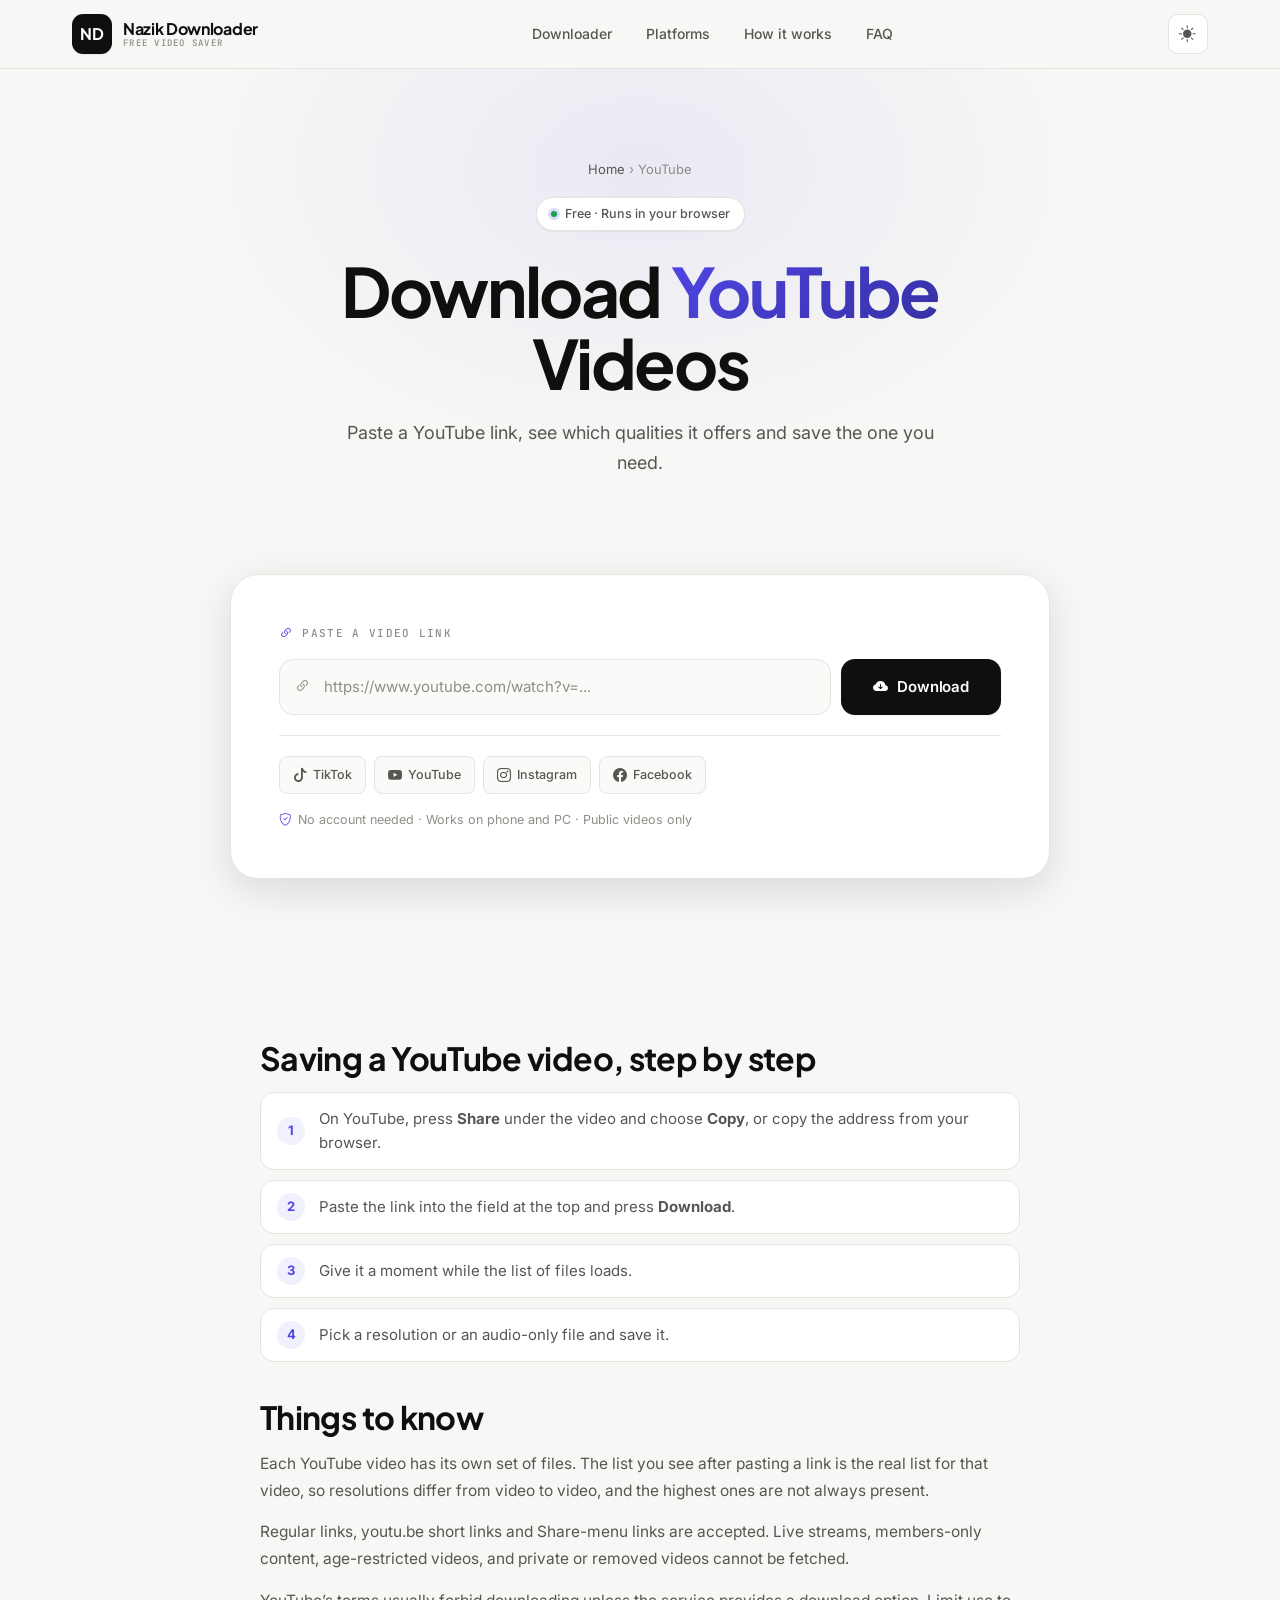
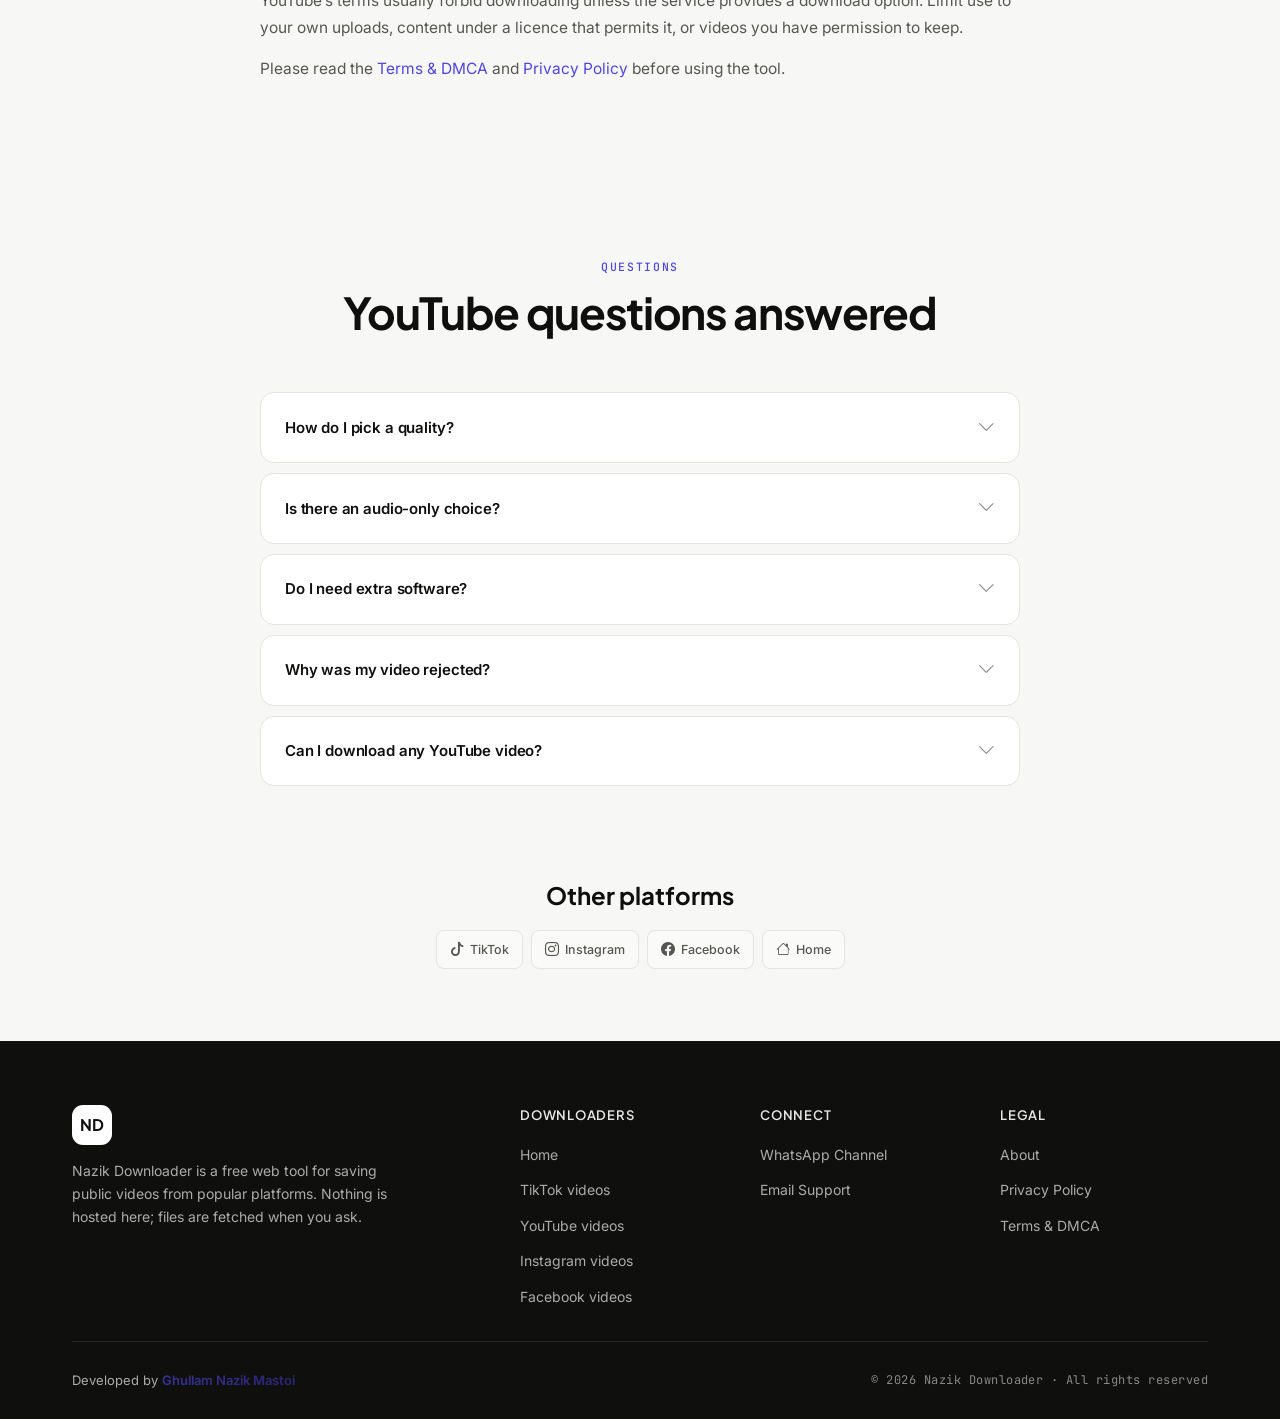
<file: download-youtube-video.html>
<!DOCTYPE html>
<html lang="en">
<head>
<meta charset="UTF-8">
<meta name="viewport" content="width=device-width, initial-scale=1, viewport-fit=cover">
<meta name="theme-color" content="#0b0b14">
<meta name="mobile-web-app-capable" content="yes">
<meta name="apple-mobile-web-app-capable" content="yes">
<meta name="apple-mobile-web-app-title" content="Nazik Downloader">
<title>Download YouTube Videos Online — Nazik Downloader</title>
<meta name="description" content="Save public YouTube videos for free. Paste the video link into Nazik Downloader, pick a resolution or audio file and download it to your device.">
<meta name="author" content="Ghullam Nazik Mastoi">
<meta name="robots" content="index, follow, max-image-preview:large">
<link rel="canonical" href="https://nazik-downloader.pages.dev/download-youtube-video">
<meta property="og:type" content="website">
<meta property="og:site_name" content="Nazik Downloader">
<meta property="og:title" content="Download YouTube Videos Online — Nazik Downloader">
<meta property="og:description" content="Save public YouTube videos for free. Paste the video link into Nazik Downloader, pick a resolution or audio file and download it to your device.">
<meta property="og:url" content="https://nazik-downloader.pages.dev/download-youtube-video">
<meta property="og:image" content="https://nazik-downloader.pages.dev/og-image.png">
<meta property="og:image:width" content="1200">
<meta property="og:image:height" content="630">
<meta name="twitter:card" content="summary_large_image">
<meta name="twitter:title" content="Download YouTube Videos Online — Nazik Downloader">
<meta name="twitter:description" content="Save public YouTube videos for free. Paste the video link into Nazik Downloader, pick a resolution or audio file and download it to your device.">
<meta name="twitter:image" content="https://nazik-downloader.pages.dev/og-image.png">
<link rel="preconnect" href="https://fonts.googleapis.com">
<link rel="preconnect" href="https://fonts.gstatic.com" crossorigin>
<link href="https://fonts.googleapis.com/css2?family=Inter:wght@400;500;600;700&family=Plus+Jakarta+Sans:wght@500;600;700;800&family=JetBrains+Mono:wght@400;500&display=swap" rel="stylesheet">
<link rel="stylesheet" href="https://cdn.jsdelivr.net/npm/bootstrap-icons@1.11.3/font/bootstrap-icons.min.css">
<link rel="icon" type="image/svg+xml" href="/favicon.svg">
<link rel="apple-touch-icon" href="/apple-touch-icon.png">
<script>try{var t=localStorage.getItem('nzk_theme')||(window.matchMedia('(prefers-color-scheme: dark)').matches?'dark':'light');document.documentElement.setAttribute('data-theme',t)}catch(e){}</script>
<script type="application/ld+json">
[
 {
  "@context": "https://schema.org",
  "@type": "BreadcrumbList",
  "itemListElement": [
   {
    "@type": "ListItem",
    "position": 1,
    "name": "Home",
    "item": "https://nazik-downloader.pages.dev/"
   },
   {
    "@type": "ListItem",
    "position": 2,
    "name": "Download YouTube Videos Online",
    "item": "https://nazik-downloader.pages.dev/download-youtube-video"
   }
  ]
 },
 {
  "@context": "https://schema.org",
  "@type": "FAQPage",
  "mainEntity": [
   {
    "@type": "Question",
    "name": "How do I pick a quality?",
    "acceptedAnswer": {
     "@type": "Answer",
     "text": "Choose from the list shown after the link is read. Bigger resolutions make bigger files that take longer to save."
    }
   },
   {
    "@type": "Question",
    "name": "Is there an audio-only choice?",
    "acceptedAnswer": {
     "@type": "Answer",
     "text": "When one is available it appears among the formats. Select it instead of a video resolution."
    }
   },
   {
    "@type": "Question",
    "name": "Do I need extra software?",
    "acceptedAnswer": {
     "@type": "Answer",
     "text": "No. A normal browser is enough on a phone, tablet or computer."
    }
   },
   {
    "@type": "Question",
    "name": "Why was my video rejected?",
    "acceptedAnswer": {
     "@type": "Answer",
     "text": "Private, members-only, age-restricted, live and deleted videos are not supported, and region locks can block loading."
    }
   },
   {
    "@type": "Question",
    "name": "Can I download any YouTube video?",
    "acceptedAnswer": {
     "@type": "Answer",
     "text": "Only content you own or are allowed to save. Check YouTube’s terms and the creator’s rights. See our Terms page."
    }
   }
  ]
 }
]
</script>
<link rel="stylesheet" href="/style.css">
</head>
<body>

<!-- ============ HEADER ============ -->
<header class="header">
  <div class="container header-inner">
    <div class="brand" role="link" tabindex="0" onclick="window.location.href='/'">
      <div class="brand-mark">ND</div>
      <div class="brand-text">
        <div class="brand-name">Nazik Downloader</div>
        <div class="brand-tag">Free video saver</div>
      </div>
    </div>

    <nav class="nav-links">
      <a class="nav-link" href="#downloader" onclick="event.preventDefault();scrollToId('downloader')">Downloader</a>
      <a class="nav-link" href="#platforms" onclick="event.preventDefault();scrollToId('platforms')">Platforms</a>
      <a class="nav-link" href="#how" onclick="event.preventDefault();scrollToId('how')">How it works</a>
      <a class="nav-link" href="#faq" onclick="event.preventDefault();scrollToId('faq')">FAQ</a>
    </nav>

    <div class="header-actions">
      <button class="icon-btn theme-toggle" id="themeBtn" aria-label="Toggle theme" type="button">
        <i class="bi bi-sun-fill icon-sun"></i>
        <i class="bi bi-moon-stars-fill icon-moon"></i>
      </button>
      <button class="icon-btn mobile-menu-btn" id="menuBtn" aria-label="Menu" type="button">
        <i class="bi bi-list" id="menuIcon"></i>
      </button>
    </div>
  </div>
</header>

<div class="mobile-nav" id="mobileNav">
  <a href="#downloader" onclick="event.preventDefault();scrollToId('downloader')">Downloader <i class="bi bi-arrow-right"></i></a>
  <a href="#platforms" onclick="event.preventDefault();scrollToId('platforms')">Platforms <i class="bi bi-arrow-right"></i></a>
  <a href="#how" onclick="event.preventDefault();scrollToId('how')">How it works <i class="bi bi-arrow-right"></i></a>
  <a href="#faq" onclick="event.preventDefault();scrollToId('faq')">FAQ <i class="bi bi-arrow-right"></i></a>
  <a href="https://whatsapp.com/channel/0029VbDLdAz5K3zUnAgCuv2S" target="_blank" rel="noopener">WhatsApp Channel <i class="bi bi-box-arrow-up-right"></i></a>
</div>

<main>

<!-- ============ HERO ============ -->
<section class="hero">
  <div class="container">
    <div class="hero-content">
      <nav class="crumbs" aria-label="Breadcrumb"><a href="/">Home</a> &rsaquo; YouTube</nav>
      <div class="hero-badge">
        <span class="dot"></span>
        Free · Runs in your browser
      </div>
      <h1>
        Download <span class="gradient">YouTube</span> Videos
      </h1>
      <p>Paste a YouTube link, see which qualities it offers and save the one you need.</p>
    </div>
  </div>
</section>

<!-- ============ DOWNLOADER ============ -->
<section class="downloader-section" id="downloader">
  <div class="container">
    <div class="dl-card">
      <div class="dl-label">
        <i class="bi bi-link-45deg"></i>
        Paste a video link
      </div>

      <form id="download-form" novalidate>
        <div class="dl-input-group">
          <div class="dl-input-wrap">
            <i class="bi bi-link-45deg"></i>
            <input
              type="url"
              inputmode="url"
              aria-label="Video link"
              id="media-url"
              class="dl-input"
              placeholder="https://www.youtube.com/watch?v=..."
              autocomplete="off"
              required
            >
          </div>
          <button type="submit" id="main-download-btn" class="dl-btn">
            <i class="bi bi-cloud-arrow-down-fill"></i>
            <span class="btn-text">Download</span>
          </button>
        </div>
      </form>

      <div class="platforms">
        <a class="platform-chip" href="/download-tiktok-video"><i class="bi bi-tiktok"></i> TikTok</a>
        <a class="platform-chip" href="/download-youtube-video"><i class="bi bi-youtube"></i> YouTube</a>
        <a class="platform-chip" href="/download-instagram-reels"><i class="bi bi-instagram"></i> Instagram</a>
        <a class="platform-chip" href="/download-facebook-video"><i class="bi bi-facebook"></i> Facebook</a>
      </div>

      <div class="dl-hint">
        <i class="bi bi-shield-check"></i>
        No account needed · Works on phone and PC · Public videos only
      </div>
    </div>
  </div>
</section>

<!-- ============ RESULTS ============ -->
<section class="results-section hidden" id="results-section"></section>

<!-- ============ RECENT ============ -->
<section class="recent-section hidden" id="recent-section"></section>

<!-- ============ GUIDE ============ -->
<section class="guide" id="how">
  <div class="container">
    <div class="guide-inner">
      <h2>Saving a YouTube video, step by step</h2>
      <ol class="guide-steps">
      <li>On YouTube, press <strong>Share</strong> under the video and choose <strong>Copy</strong>, or copy the address from your browser.</li>
      <li>Paste the link into the field at the top and press <strong>Download</strong>.</li>
      <li>Give it a moment while the list of files loads.</li>
      <li>Pick a resolution or an audio-only file and save it.</li>
      </ol>
      <h2>Things to know</h2>
      <p>Each YouTube video has its own set of files. The list you see after pasting a link is the real list for that video, so resolutions differ from video to video, and the highest ones are not always present.</p>
      <p>Regular links, youtu.be short links and Share-menu links are accepted. Live streams, members-only content, age-restricted videos, and private or removed videos cannot be fetched.</p>
      <p>YouTube’s terms usually forbid downloading unless the service provides a download option. Limit use to your own uploads, content under a licence that permits it, or videos you have permission to keep.</p>
      <p>Please read the <a href="/terms/">Terms &amp; DMCA</a> and <a href="/privacy/">Privacy Policy</a> before using the tool.</p>
    </div>
  </div>
</section>

<!-- ============ FAQ ============ -->
<section class="faq" id="faq">
  <div class="container">
    <div class="section-head">
      <div class="section-eyebrow">Questions</div>
      <h2 class="section-title">YouTube questions answered</h2>
    </div>
    <div class="faq-list">
      <details class="faq-item">
        <summary class="faq-q">How do I pick a quality?<i class="bi bi-chevron-down"></i></summary>
        <div class="faq-a">Choose from the list shown after the link is read. Bigger resolutions make bigger files that take longer to save.</div>
      </details>
      <details class="faq-item">
        <summary class="faq-q">Is there an audio-only choice?<i class="bi bi-chevron-down"></i></summary>
        <div class="faq-a">When one is available it appears among the formats. Select it instead of a video resolution.</div>
      </details>
      <details class="faq-item">
        <summary class="faq-q">Do I need extra software?<i class="bi bi-chevron-down"></i></summary>
        <div class="faq-a">No. A normal browser is enough on a phone, tablet or computer.</div>
      </details>
      <details class="faq-item">
        <summary class="faq-q">Why was my video rejected?<i class="bi bi-chevron-down"></i></summary>
        <div class="faq-a">Private, members-only, age-restricted, live and deleted videos are not supported, and region locks can block loading.</div>
      </details>
      <details class="faq-item">
        <summary class="faq-q">Can I download any YouTube video?<i class="bi bi-chevron-down"></i></summary>
        <div class="faq-a">Only content you own or are allowed to save. Check YouTube’s terms and the creator’s rights. See our Terms page.</div>
      </details>
    </div>
  </div>
</section>

<!-- ============ PLATFORMS ============ -->
<section class="more" id="platforms">
  <div class="container">
    <h2>Other platforms</h2>
    <div class="platforms">
        <a class="platform-chip" href="/download-tiktok-video"><i class="bi bi-tiktok"></i> TikTok</a>
        <a class="platform-chip" href="/download-instagram-reels"><i class="bi bi-instagram"></i> Instagram</a>
        <a class="platform-chip" href="/download-facebook-video"><i class="bi bi-facebook"></i> Facebook</a>
        <a class="platform-chip" href="/"><i class="bi bi-house"></i> Home</a>
    </div>
  </div>
</section>

</main>

<!-- ============ FOOTER ============ -->
<footer class="footer">
  <div class="container">
    <div class="footer-top">
      <div class="footer-brand">
        <div class="brand-mark">ND</div>
        <p>Nazik Downloader is a free web tool for saving public videos from popular platforms. Nothing is hosted here; files are fetched when you ask.</p>
      </div>

      <div class="footer-col">
        <h4>Downloaders</h4>
        <ul>
          <li><a href="/">Home</a></li>
          <li><a href="/download-tiktok-video">TikTok videos</a></li>
          <li><a href="/download-youtube-video">YouTube videos</a></li>
          <li><a href="/download-instagram-reels">Instagram videos</a></li>
          <li><a href="/download-facebook-video">Facebook videos</a></li>
        </ul>
      </div>

      <div class="footer-col">
        <h4>Connect</h4>
        <ul>
          <li><a href="https://whatsapp.com/channel/0029VbDLdAz5K3zUnAgCuv2S" target="_blank" rel="noopener">WhatsApp Channel</a></li>
          <li><a href="mailto:mastoibaloch1133@gmail.com">Email Support</a></li>
        </ul>
      </div>

      <div class="footer-col">
        <h4>Legal</h4>
        <ul>
          <li><a href="/about/">About</a></li>
          <li><a href="/privacy/">Privacy Policy</a></li>
          <li><a href="/terms/">Terms &amp; DMCA</a></li>
        </ul>
      </div>
    </div>

    <div class="footer-bottom">
      <div class="footer-dev">
        Developed by <strong>Ghullam Nazik Mastoi</strong>
      </div>
      <div class="footer-copy">© <span id="year"></span> Nazik Downloader · All rights reserved</div>
    </div>
  </div>
</footer>

<!-- ============ TOAST ============ -->
<div id="toast" class="toast" role="status" aria-live="polite"></div>

<script src="/app.js" defer></script>

</body>
</html>
</file>
<file: style.css>
/* ============ RESET & TOKENS ============ */
*,*::before,*::after{margin:0;padding:0;box-sizing:border-box;-webkit-tap-highlight-color:transparent}

:root{
  --bg:#f7f7f5;
  --bg-soft:#efeeea;
  --surface:#ffffff;
  --surface-2:#fafaf8;
  --border:#e5e4df;
  --border-strong:#d4d2ca;
  --text:#0f0f0e;
  --text-2:#575652;
  --text-3:#8f8d86;
  --brand:#0f0f0e;
  --brand-contrast:#ffffff;
  --accent:#4f46e5;
  --accent-soft:rgba(79,70,229,.08);
  --danger:#e5484d;
  --warning:#f5a623;
  --success:#16a34a;
  --shadow-sm:0 1px 2px rgba(15,15,14,.06);
  --shadow-md:0 4px 12px rgba(15,15,14,.08);
  --shadow-lg:0 12px 40px rgba(15,15,14,.12);
  --shadow-xl:0 24px 64px rgba(15,15,14,.16);
  --radius-sm:8px;
  --radius:14px;
  --radius-lg:20px;
  --radius-xl:28px;
  --gutter:clamp(16px,4vw,32px);
  --maxw:1200px;
  --font-sans:'Inter',-apple-system,BlinkMacSystemFont,'Segoe UI',sans-serif;
  --font-display:'Plus Jakarta Sans','Inter',sans-serif;
  --font-mono:'JetBrains Mono','SF Mono',monospace;
}

[data-theme="dark"]{
  --bg:#0a0a0a;
  --bg-soft:#111111;
  --surface:#161616;
  --surface-2:#1c1c1c;
  --border:#262626;
  --border-strong:#333333;
  --text:#f5f5f3;
  --text-2:#a8a8a3;
  --text-3:#6b6b66;
  --brand:#f5f5f3;
  --brand-contrast:#0a0a0a;
  --accent:#818cf8;
  --accent-soft:rgba(129,140,248,.14);
  --shadow-sm:0 1px 2px rgba(0,0,0,.3);
  --shadow-md:0 4px 12px rgba(0,0,0,.4);
  --shadow-lg:0 12px 40px rgba(0,0,0,.5);
  --shadow-xl:0 24px 64px rgba(0,0,0,.6);
}

html{scroll-behavior:smooth;-webkit-text-size-adjust:100%;font-size:16px}
body{
  font-family:var(--font-sans);
  background:var(--bg);
  color:var(--text);
  line-height:1.6;
  min-height:100vh;
  overflow-x:hidden;
  -webkit-font-smoothing:antialiased;
  -moz-osx-font-smoothing:grayscale;
  transition:background .3s ease,color .3s ease;
}

a{color:inherit;text-decoration:none}
button{font:inherit;color:inherit;cursor:pointer;border:0;background:none}
input,textarea,select{font:inherit;color:inherit}
img{max-width:100%;display:block}
::selection{background:var(--accent);color:#fff}

/* ============ LAYOUT ============ */
.container{
  width:100%;
  max-width:var(--maxw);
  margin:0 auto;
  padding-left:max(var(--gutter),env(safe-area-inset-left));
  padding-right:max(var(--gutter),env(safe-area-inset-right));
}

/* ============ SCROLLBAR ============ */
::-webkit-scrollbar{width:10px;height:10px}
::-webkit-scrollbar-track{background:transparent}
::-webkit-scrollbar-thumb{background:var(--border-strong);border-radius:10px;border:2px solid var(--bg)}
::-webkit-scrollbar-thumb:hover{background:var(--text-3)}

/* ============ HEADER ============ */
.header{
  position:sticky;top:0;z-index:100;
  background:color-mix(in srgb,var(--bg) 85%,transparent);
  backdrop-filter:saturate(180%) blur(20px);
  -webkit-backdrop-filter:saturate(180%) blur(20px);
  border-bottom:1px solid var(--border);
  transition:background .3s,border-color .3s;
}

.header-inner{
  display:flex;
  align-items:center;
  justify-content:space-between;
  height:68px;
  gap:16px;
}

.brand{
  display:flex;
  align-items:center;
  gap:11px;
  cursor:pointer;
  flex-shrink:0;
}

.brand-mark{
  width:40px;height:40px;
  border-radius:11px;
  background:var(--brand);
  color:var(--brand-contrast);
  display:grid;place-items:center;
  font-family:var(--font-display);
  font-weight:700;
  font-size:16px;
  letter-spacing:-.02em;
  box-shadow:var(--shadow-sm);
  transition:transform .25s cubic-bezier(.34,1.56,.64,1);
}

.brand:hover .brand-mark{transform:rotate(-6deg) scale(1.05)}

.brand-text{display:flex;flex-direction:column;line-height:1.15;min-width:0}
.brand-name{
  font-family:var(--font-display);
  font-weight:700;
  font-size:16px;
  letter-spacing:-.02em;
  white-space:nowrap;
}
.brand-tag{
  font-family:var(--font-mono);
  font-size:9px;
  font-weight:500;
  letter-spacing:.14em;
  text-transform:uppercase;
  color:var(--text-3);
  white-space:nowrap;
}

.nav-links{
  display:none;
  align-items:center;
  gap:6px;
}
@media(min-width:860px){.nav-links{display:flex}}

.nav-link{
  padding:9px 14px;
  border-radius:9px;
  font-size:14px;
  font-weight:500;
  color:var(--text-2);
  transition:color .2s,background .2s;
  cursor:pointer;
  white-space:nowrap;
}
.nav-link:hover{color:var(--text);background:var(--surface-2)}

.header-actions{display:flex;align-items:center;gap:8px}

.icon-btn{
  width:40px;height:40px;
  border-radius:10px;
  border:1px solid var(--border);
  background:var(--surface);
  color:var(--text-2);
  display:grid;place-items:center;
  font-size:17px;
  transition:all .2s;
  flex-shrink:0;
}
.icon-btn:hover{
  color:var(--text);
  border-color:var(--border-strong);
  transform:translateY(-1px);
  box-shadow:var(--shadow-sm);
}
.icon-btn:active{transform:scale(.94)}

.theme-toggle .icon-sun,
.theme-toggle .icon-moon{transition:opacity .2s,transform .3s}
[data-theme="light"] .theme-toggle .icon-moon{display:none}
[data-theme="dark"] .theme-toggle .icon-sun{display:none}

/* ============ HERO ============ */
.hero{
  position:relative;
  padding:clamp(48px,7vw,96px) 0 clamp(32px,5vw,64px);
  overflow:hidden;
}

.hero::before{
  content:"";
  position:absolute;
  top:-200px;left:50%;
  transform:translateX(-50%);
  width:900px;height:600px;
  background:radial-gradient(ellipse at center,var(--accent-soft),transparent 70%);
  pointer-events:none;
  z-index:0;
}

.hero-content{position:relative;z-index:1;text-align:center;max-width:820px;margin:0 auto}

.hero-badge{
  display:inline-flex;
  align-items:center;
  gap:8px;
  padding:6px 14px;
  border-radius:999px;
  border:1px solid var(--border);
  background:var(--surface);
  font-size:12.5px;
  font-weight:500;
  color:var(--text-2);
  margin-bottom:24px;
  box-shadow:var(--shadow-sm);
}

.hero-badge .dot{
  width:6px;height:6px;
  border-radius:50%;
  background:var(--success);
  box-shadow:0 0 0 3px rgba(79,70,229,.2);
  animation:pulse 2s ease infinite;
}

@keyframes pulse{
  0%,100%{opacity:1;transform:scale(1)}
  50%{opacity:.6;transform:scale(1.1)}
}

.hero h1{
  font-family:var(--font-display);
  font-size:clamp(2.25rem,6.5vw,4.25rem);
  font-weight:700;
  line-height:1.05;
  letter-spacing:-.035em;
  margin-bottom:20px;
}

.hero h1 .gradient{
  background:linear-gradient(135deg,var(--accent) 0%,#3730a3 100%);
  -webkit-background-clip:text;
  background-clip:text;
  -webkit-text-fill-color:transparent;
}

.hero p{
  font-size:clamp(15px,2vw,18px);
  color:var(--text-2);
  max-width:600px;
  margin:0 auto 32px;
  line-height:1.65;
}

.hero-stats{
  display:flex;
  justify-content:center;
  gap:clamp(20px,5vw,56px);
  flex-wrap:wrap;
  margin-top:40px;
}

.stat{text-align:center}
.stat-num{
  font-family:var(--font-display);
  font-size:clamp(1.5rem,3.5vw,2rem);
  font-weight:700;
  letter-spacing:-.03em;
  line-height:1;
}
.stat-label{
  font-size:11.5px;
  font-weight:500;
  color:var(--text-3);
  text-transform:uppercase;
  letter-spacing:.1em;
  margin-top:6px;
}

/* ============ DOWNLOADER CARD ============ */
.downloader-section{
  padding:0 0 clamp(48px,7vw,88px);
  position:relative;
  z-index:2;
}

.dl-card{
  background:var(--surface);
  border:1px solid var(--border);
  border-radius:var(--radius-xl);
  padding:clamp(24px,4vw,48px);
  box-shadow:var(--shadow-lg);
  max-width:820px;
  margin:0 auto;
  transition:box-shadow .3s,border-color .3s;
}

.dl-card:focus-within{
  border-color:var(--accent);
  box-shadow:0 0 0 4px var(--accent-soft),var(--shadow-lg);
}

.dl-label{
  font-family:var(--font-mono);
  font-size:11px;
  font-weight:500;
  letter-spacing:.12em;
  text-transform:uppercase;
  color:var(--text-3);
  margin-bottom:14px;
  display:flex;
  align-items:center;
  gap:8px;
}

.dl-label i{font-size:14px;color:var(--accent)}

.dl-input-group{
  display:flex;
  gap:10px;
  flex-direction:column;
}
@media(min-width:640px){.dl-input-group{flex-direction:row}}

.dl-input-wrap{
  position:relative;
  flex:1;
  min-width:0;
}

.dl-input-wrap i{
  position:absolute;
  left:16px;
  top:50%;
  transform:translateY(-50%);
  color:var(--text-3);
  font-size:16px;
  pointer-events:none;
  transition:color .2s;
}

.dl-input{
  width:100%;
  height:56px;
  padding:0 16px 0 44px;
  border:1.5px solid var(--border);
  border-radius:var(--radius);
  background:var(--surface-2);
  color:var(--text);
  font-size:15px;
  outline:none;
  transition:all .2s;
}

.dl-input::placeholder{color:var(--text-3)}
.dl-input:focus{
  border-color:var(--accent);
  background:var(--surface);
}
.dl-input-wrap:focus-within i{color:var(--accent)}

.dl-btn{
  height:56px;
  padding:0 32px;
  border-radius:var(--radius);
  background:var(--brand);
  color:var(--brand-contrast);
  font-family:var(--font-sans);
  font-weight:600;
  font-size:15px;
  letter-spacing:-.01em;
  display:inline-flex;
  align-items:center;
  justify-content:center;
  gap:9px;
  transition:all .2s;
  white-space:nowrap;
  flex-shrink:0;
  box-shadow:var(--shadow-sm);
}

.dl-btn:hover{
  transform:translateY(-2px);
  box-shadow:var(--shadow-md);
}
.dl-btn:active{transform:translateY(0) scale(.98)}
.dl-btn:disabled{opacity:.6;cursor:not-allowed;transform:none}

.btn-spinner{
  width:16px;height:16px;
  border:2px solid rgba(255,255,255,.3);
  border-top-color:currentColor;
  border-radius:50%;
  animation:spin .7s linear infinite;
}
@keyframes spin{to{transform:rotate(360deg)}}

.platforms{
  display:flex;
  flex-wrap:wrap;
  gap:8px;
  margin-top:20px;
  padding-top:20px;
  border-top:1px solid var(--border);
}

.platform-chip{
  display:inline-flex;
  align-items:center;
  gap:6px;
  padding:7px 13px;
  border-radius:8px;
  background:var(--surface-2);
  border:1px solid var(--border);
  font-size:12.5px;
  font-weight:500;
  color:var(--text-2);
  transition:all .2s;
  cursor:default;
}

.platform-chip:hover{
  border-color:var(--border-strong);
  color:var(--text);
  transform:translateY(-1px);
}
.platform-chip i{font-size:14px}

.dl-hint{
  margin-top:16px;
  font-size:12.5px;
  color:var(--text-3);
  display:flex;
  align-items:center;
  gap:6px;
}
.dl-hint i{color:var(--accent)}

/* ============ RESULTS ============ */
.results-section{
  padding:0 0 clamp(48px,7vw,88px);
}

.result-card{
  background:var(--surface);
  border:1px solid var(--border);
  border-radius:var(--radius-xl);
  padding:clamp(20px,3.5vw,36px);
  max-width:820px;
  margin:0 auto;
  box-shadow:var(--shadow-lg);
  animation:slideUp .4s cubic-bezier(.22,1,.36,1);
}

@keyframes slideUp{
  from{opacity:0;transform:translateY(20px)}
  to{opacity:1;transform:translateY(0)}
}

.result-header{
  display:flex;
  gap:18px;
  flex-direction:column;
  padding-bottom:24px;
  border-bottom:1px solid var(--border);
  margin-bottom:24px;
}
@media(min-width:560px){.result-header{flex-direction:row;align-items:flex-start}}

.result-thumb{
  width:100%;
  max-width:180px;
  aspect-ratio:1;
  border-radius:var(--radius);
  object-fit:cover;
  background:var(--surface-2);
  border:1px solid var(--border);
  flex-shrink:0;
}
@media(min-width:560px){.result-thumb{width:140px;height:140px}}

.result-thumb-placeholder{
  display:grid;place-items:center;
  color:var(--text-3);
  font-size:2rem;
}

.result-info{flex:1;min-width:0}

.result-tag{
  display:inline-flex;
  align-items:center;
  gap:5px;
  padding:4px 10px;
  border-radius:6px;
  background:var(--accent-soft);
  color:var(--accent);
  font-family:var(--font-mono);
  font-size:10.5px;
  font-weight:500;
  letter-spacing:.08em;
  text-transform:uppercase;
  margin-bottom:10px;
}

.result-title{
  font-family:var(--font-display);
  font-size:clamp(1.1rem,2.5vw,1.35rem);
  font-weight:600;
  letter-spacing:-.02em;
  line-height:1.3;
  word-break:break-word;
  margin-bottom:12px;
}

.result-meta{
  display:flex;
  flex-wrap:wrap;
  gap:8px;
}

.meta-chip{
  display:inline-flex;
  align-items:center;
  gap:5px;
  padding:6px 11px;
  border-radius:8px;
  background:var(--surface-2);
  border:1px solid var(--border);
  font-size:12px;
  font-weight:500;
  color:var(--text-2);
}
.meta-chip i{font-size:12px;color:var(--text-3)}

.formats-header{
  font-family:var(--font-mono);
  font-size:11px;
  font-weight:500;
  letter-spacing:.12em;
  text-transform:uppercase;
  color:var(--text-3);
  margin-bottom:14px;
  display:flex;
  align-items:center;
  justify-content:space-between;
}

.formats-list{display:flex;flex-direction:column;gap:10px}

.format-item{
  display:flex;
  align-items:center;
  gap:14px;
  padding:14px 16px;
  background:var(--surface-2);
  border:1px solid var(--border);
  border-radius:var(--radius);
  transition:all .2s;
}

.format-item:hover{
  border-color:var(--border-strong);
  background:var(--surface);
}

.format-icon{
  width:42px;height:42px;
  border-radius:10px;
  background:var(--surface);
  border:1px solid var(--border);
  display:grid;place-items:center;
  font-size:17px;
  color:var(--text-2);
  flex-shrink:0;
}

.format-item:hover .format-icon{
  background:var(--accent-soft);
  color:var(--accent);
  border-color:transparent;
}

.format-details{flex:1;min-width:0}

.format-name{
  font-weight:600;
  font-size:14px;
  letter-spacing:-.01em;
  margin-bottom:3px;
  word-break:break-word;
}

.format-sub{
  font-size:12px;
  color:var(--text-3);
  font-family:var(--font-mono);
  letter-spacing:.02em;
}

.format-action{flex-shrink:0}

.dl-format-btn{
  height:40px;
  padding:0 18px;
  border-radius:10px;
  background:var(--brand);
  color:var(--brand-contrast);
  font-weight:600;
  font-size:13px;
  display:inline-flex;
  align-items:center;
  justify-content:center;
  gap:7px;
  transition:all .2s;
  white-space:nowrap;
}

.dl-format-btn:hover{
  transform:translateY(-1px);
  box-shadow:var(--shadow-md);
}
.dl-format-btn:active{transform:scale(.96)}

.progress-text{
  font-family:var(--font-mono);
  font-size:13px;
  font-weight:500;
  color:var(--text-2);
  text-align:right;
  min-width:70px;
}

/* ============ ERROR ============ */
.error-card{
  background:var(--surface);
  border:1px solid var(--border);
  border-left:4px solid var(--danger);
  border-radius:var(--radius-lg);
  padding:24px;
  max-width:820px;
  margin:0 auto;
  display:flex;
  gap:14px;
  align-items:flex-start;
  animation:slideUp .4s cubic-bezier(.22,1,.36,1);
}

.error-icon{
  width:40px;height:40px;
  border-radius:10px;
  background:rgba(229,72,77,.1);
  color:var(--danger);
  display:grid;place-items:center;
  font-size:19px;
  flex-shrink:0;
}

.error-content h4{
  font-size:15px;
  font-weight:600;
  margin-bottom:4px;
  letter-spacing:-.01em;
}
.error-content p{
  font-size:13.5px;
  color:var(--text-2);
  line-height:1.55;
}

/* ============ RECENT ============ */
.recent-section{
  padding:0 0 clamp(48px,7vw,88px);
}

.recent-box{
  max-width:820px;
  margin:0 auto;
  background:var(--surface);
  border:1px solid var(--border);
  border-radius:var(--radius-xl);
  padding:clamp(20px,3.5vw,32px);
  box-shadow:var(--shadow-md);
}

.recent-header{
  display:flex;
  align-items:center;
  justify-content:space-between;
  gap:12px;
  margin-bottom:18px;
  flex-wrap:wrap;
}

.recent-header h3{
  font-family:var(--font-display);
  font-size:17px;
  font-weight:600;
  letter-spacing:-.02em;
  display:flex;
  align-items:center;
  gap:8px;
}
.recent-header h3 i{color:var(--accent);font-size:17px}

.recent-clear{
  font-size:12.5px;
  color:var(--text-3);
  font-weight:500;
  padding:6px 12px;
  border-radius:8px;
  transition:all .2s;
}
.recent-clear:hover{color:var(--danger);background:rgba(229,72,77,.08)}

.recent-list{display:flex;flex-direction:column;gap:8px}

.recent-item{
  display:flex;
  align-items:center;
  gap:12px;
  padding:11px;
  background:var(--surface-2);
  border:1px solid var(--border);
  border-radius:12px;
  cursor:pointer;
  transition:all .2s;
}

.recent-item:hover{
  border-color:var(--border-strong);
  transform:translateX(3px);
}

.recent-thumb{
  width:44px;height:44px;
  border-radius:9px;
  object-fit:cover;
  background:var(--surface);
  border:1px solid var(--border);
  display:grid;place-items:center;
  color:var(--text-3);
  font-size:16px;
  flex-shrink:0;
}

.recent-info{flex:1;min-width:0}
.recent-title{
  font-size:13.5px;
  font-weight:500;
  white-space:nowrap;
  overflow:hidden;
  text-overflow:ellipsis;
  margin-bottom:2px;
}
.recent-sub{
  font-size:11px;
  color:var(--text-3);
  font-family:var(--font-mono);
  letter-spacing:.04em;
}

.recent-arrow{
  color:var(--text-3);
  font-size:15px;
  flex-shrink:0;
  transition:color .2s,transform .2s;
}
.recent-item:hover .recent-arrow{color:var(--accent);transform:translateX(2px)}

/* ============ FEATURES ============ */
.features{padding:clamp(48px,7vw,96px) 0}

.section-head{
  text-align:center;
  max-width:640px;
  margin:0 auto clamp(36px,5vw,56px);
}

.section-eyebrow{
  font-family:var(--font-mono);
  font-size:11.5px;
  font-weight:500;
  letter-spacing:.14em;
  text-transform:uppercase;
  color:var(--accent);
  margin-bottom:12px;
}

.section-title{
  font-family:var(--font-display);
  font-size:clamp(1.75rem,4.5vw,2.75rem);
  font-weight:700;
  letter-spacing:-.03em;
  line-height:1.1;
  margin-bottom:14px;
}

.section-sub{
  font-size:clamp(14.5px,1.8vw,16px);
  color:var(--text-2);
  line-height:1.65;
}

.features-grid{
  display:grid;
  grid-template-columns:1fr;
  gap:16px;
}
@media(min-width:640px){.features-grid{grid-template-columns:repeat(2,1fr)}}
@media(min-width:960px){.features-grid{grid-template-columns:repeat(3,1fr)}}

.feature{
  padding:28px;
  background:var(--surface);
  border:1px solid var(--border);
  border-radius:var(--radius-lg);
  transition:all .25s;
}

.feature:hover{
  transform:translateY(-4px);
  box-shadow:var(--shadow-lg);
  border-color:var(--border-strong);
}

.feature-icon{
  width:48px;height:48px;
  border-radius:12px;
  background:var(--accent-soft);
  color:var(--accent);
  display:grid;place-items:center;
  font-size:22px;
  margin-bottom:18px;
}

.feature h3{
  font-family:var(--font-display);
  font-size:17px;
  font-weight:600;
  letter-spacing:-.02em;
  margin-bottom:8px;
}

.feature p{
  font-size:14px;
  color:var(--text-2);
  line-height:1.6;
}

/* ============ HOW IT WORKS ============ */
.how{padding:clamp(48px,7vw,96px) 0;background:var(--bg-soft);transition:background .3s}

.steps{
  display:grid;
  grid-template-columns:1fr;
  gap:20px;
  max-width:900px;
  margin:0 auto;
}
@media(min-width:768px){.steps{grid-template-columns:repeat(3,1fr)}}

.step{
  position:relative;
  padding:28px;
  background:var(--surface);
  border:1px solid var(--border);
  border-radius:var(--radius-lg);
}

.step-num{
  width:38px;height:38px;
  border-radius:10px;
  background:var(--brand);
  color:var(--brand-contrast);
  display:grid;place-items:center;
  font-family:var(--font-mono);
  font-weight:600;
  font-size:14px;
  margin-bottom:16px;
}

.step h3{
  font-family:var(--font-display);
  font-size:17px;
  font-weight:600;
  letter-spacing:-.02em;
  margin-bottom:8px;
}

.step p{
  font-size:14px;
  color:var(--text-2);
  line-height:1.6;
}

/* ============ FAQ ============ */
.faq{padding:clamp(48px,7vw,96px) 0}

.faq-list{
  max-width:760px;
  margin:0 auto;
  display:flex;
  flex-direction:column;
  gap:10px;
}

.faq-item{
  background:var(--surface);
  border:1px solid var(--border);
  border-radius:var(--radius);
  overflow:hidden;
  transition:border-color .2s;
}

.faq-item[open]{border-color:var(--border-strong)}

.faq-q{
  padding:20px 24px;
  display:flex;
  align-items:center;
  justify-content:space-between;
  gap:16px;
  cursor:pointer;
  font-weight:600;
  font-size:15px;
  letter-spacing:-.01em;
  list-style:none;
  transition:color .2s;
}

.faq-q::-webkit-details-marker{display:none}
.faq-q:hover{color:var(--accent)}

.faq-q i{
  font-size:18px;
  color:var(--text-3);
  transition:transform .3s;
  flex-shrink:0;
}

.faq-item[open] .faq-q i{transform:rotate(180deg);color:var(--accent)}

.faq-a{
  padding:0 24px 22px;
  font-size:14.5px;
  color:var(--text-2);
  line-height:1.7;
}

/* ============ FOOTER ============ */
.footer{
  background:var(--brand);
  color:var(--brand-contrast);
  padding:clamp(40px,6vw,64px) 0 max(28px,env(safe-area-inset-bottom));
  transition:background .3s,color .3s;
}

.footer-top{
  display:grid;
  grid-template-columns:1fr;
  gap:32px;
  padding-bottom:32px;
  border-bottom:1px solid rgba(255,255,255,.1);
}
@media(min-width:768px){.footer-top{grid-template-columns:2fr 1fr 1fr 1fr}}

[data-theme="dark"] .footer-top{border-bottom-color:rgba(0,0,0,.1)}

.footer-brand .brand-mark{
  background:var(--brand-contrast);
  color:var(--brand);
  margin-bottom:14px;
}

.footer-brand p{
  font-size:14px;
  opacity:.65;
  max-width:340px;
  line-height:1.65;
}

.footer-col h4{
  font-family:var(--font-display);
  font-size:13px;
  font-weight:600;
  letter-spacing:.06em;
  text-transform:uppercase;
  margin-bottom:16px;
  opacity:.9;
}

.footer-col ul{list-style:none;display:flex;flex-direction:column;gap:10px}
.footer-col a{
  font-size:14px;
  opacity:.65;
  transition:opacity .2s;
  cursor:pointer;
}
.footer-col a:hover{opacity:1}

.footer-bottom{
  padding-top:28px;
  display:flex;
  flex-direction:column;
  gap:12px;
  align-items:center;
  text-align:center;
}
@media(min-width:640px){
  .footer-bottom{flex-direction:row;justify-content:space-between;text-align:left}
}

.footer-dev{
  font-size:13px;
  opacity:.65;
}
.footer-dev strong{
  font-weight:600;
  opacity:1;
  background:linear-gradient(135deg,#4f46e5,#3730a3);
  -webkit-background-clip:text;
  background-clip:text;
  -webkit-text-fill-color:transparent;
}

.footer-copy{
  font-size:12px;
  opacity:.5;
  font-family:var(--font-mono);
  letter-spacing:.04em;
}

/* ============ TOAST ============ */
.toast{
  position:fixed;
  left:50%;
  bottom:calc(24px + env(safe-area-inset-bottom));
  transform:translate(-50%,20px);
  padding:13px 22px;
  background:var(--brand);
  color:var(--brand-contrast);
  border-radius:12px;
  font-size:13.5px;
  font-weight:500;
  box-shadow:var(--shadow-xl);
  opacity:0;
  pointer-events:none;
  transition:all .3s cubic-bezier(.22,1,.36,1);
  z-index:1000;
  display:flex;
  align-items:center;
  gap:9px;
  max-width:calc(100vw - 32px);
}

.toast.show{opacity:1;transform:translate(-50%,0)}
.toast i{font-size:16px}
.toast.success i{color:#4ade80}
.toast.error i{color:#f87171}

/* ============ MOBILE MENU ============ */
.mobile-menu-btn{display:grid}
@media(min-width:860px){.mobile-menu-btn{display:none}}

.mobile-nav{
  position:fixed;
  inset:0;
  z-index:99;
  background:color-mix(in srgb,var(--bg) 98%,transparent);
  backdrop-filter:blur(20px);
  -webkit-backdrop-filter:blur(20px);
  padding:88px var(--gutter) 32px;
  opacity:0;
  pointer-events:none;
  transition:opacity .3s;
  overflow-y:auto;
}

.mobile-nav.open{opacity:1;pointer-events:auto}

.mobile-nav a{
  display:flex;
  align-items:center;
  justify-content:space-between;
  padding:18px 4px;
  border-bottom:1px solid var(--border);
  font-family:var(--font-display);
  font-size:19px;
  font-weight:600;
  letter-spacing:-.02em;
  cursor:pointer;
  transition:padding-left .2s,color .2s;
}
.mobile-nav a:hover{padding-left:10px;color:var(--accent)}
.mobile-nav a i{font-size:18px;color:var(--text-3)}

/* ============ UTILS ============ */
.hidden{display:none!important}

@media(prefers-reduced-motion:reduce){
  *,*::before,*::after{
    animation-duration:.01ms!important;
    animation-iteration-count:1!important;
    transition-duration:.01ms!important;
    scroll-behavior:auto!important;
  }
}

/* ============ PLATFORM PAGES ============ */
a.platform-chip{cursor:pointer;text-decoration:none}
.crumbs{font-size:13px;color:var(--text-3);margin-bottom:18px}
.crumbs a{color:var(--text-2);text-decoration:none}
.crumbs a:hover{color:var(--text)}
.guide{padding:clamp(40px,6vw,72px) 0}
.guide-inner{max-width:760px;margin:0 auto}
.guide h2{font-family:var(--font-display);font-size:clamp(1.4rem,3.5vw,2rem);letter-spacing:-.02em;line-height:1.2;margin:0 0 14px}
.guide h2:not(:first-child){margin-top:36px}
.guide p{color:var(--text-2);line-height:1.75;margin-bottom:14px;font-size:15.5px}
.guide p a{color:var(--accent)}
.guide-steps{list-style:none;display:flex;flex-direction:column;gap:10px;margin:0 0 8px;padding:0;counter-reset:gs}
.guide-steps li{counter-increment:gs;position:relative;background:var(--surface);border:1px solid var(--border);border-radius:var(--radius);padding:14px 16px 14px 58px;color:var(--text-2);line-height:1.6;font-size:15px}
.guide-steps li::before{content:counter(gs);position:absolute;left:16px;top:50%;transform:translateY(-50%);width:28px;height:28px;border-radius:50%;background:var(--accent-soft);color:var(--accent);font-weight:700;font-size:13px;display:flex;align-items:center;justify-content:center}
.more{padding:0 0 clamp(40px,6vw,72px)}
.more h2{font-family:var(--font-display);font-size:clamp(1.2rem,3vw,1.5rem);text-align:center;margin-bottom:16px}
.more .platforms{border-top:none;margin-top:0;padding-top:0;justify-content:center}

a.feature{display:block;text-decoration:none;color:inherit}
</file>
